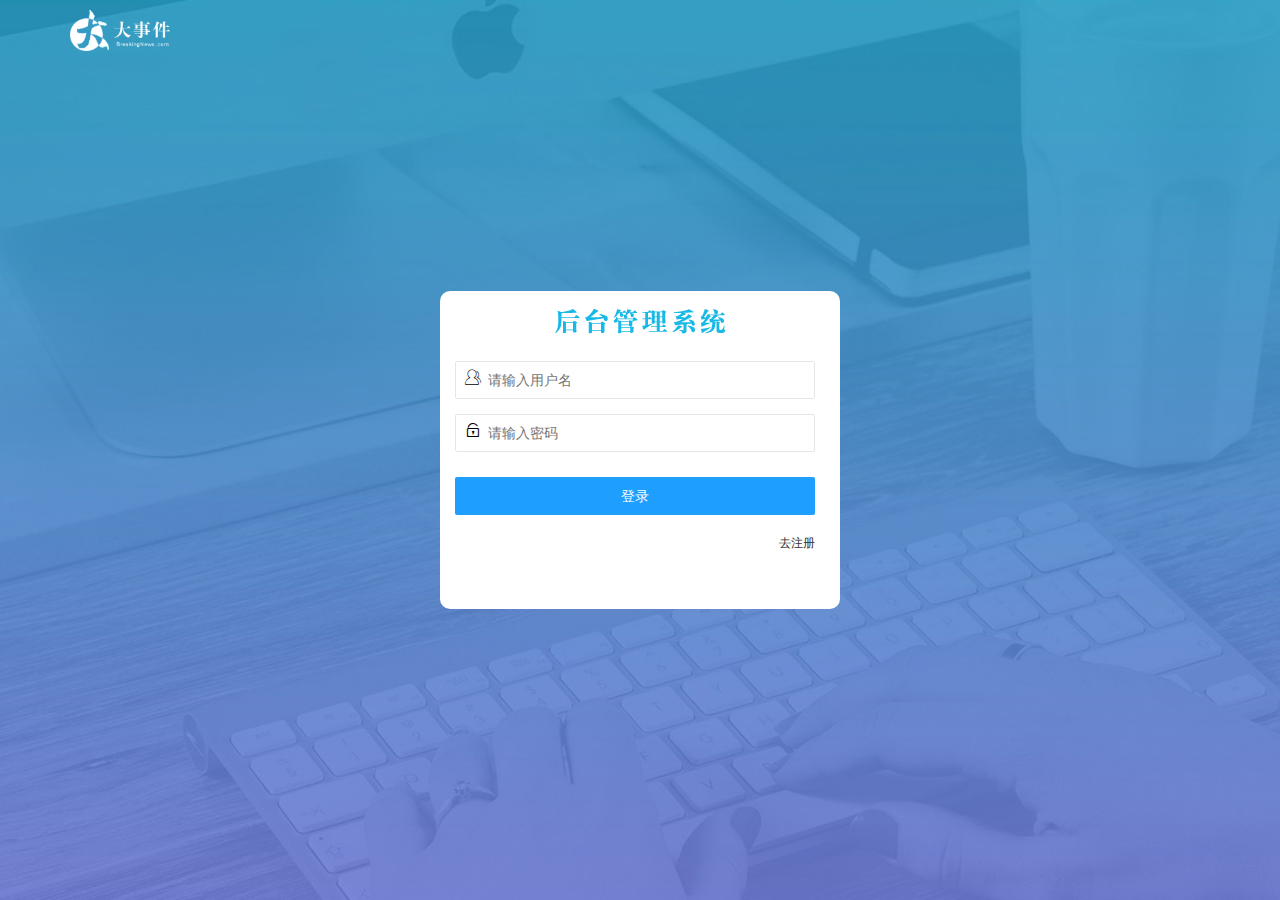
<file: login.html>
<!DOCTYPE html>
<html lang="en">
<head>
    <meta charset="UTF-8">
    <meta http-equiv="X-UA-Compatible" content="IE=edge">
    <meta name="viewport" content="width=device-width, initial-scale=1.0">
    <title>大事件登录/注册</title>
    <link rel="stylesheet" href="./assets/lib/layui/css/layui.css">
    <link rel="stylesheet" href="./assets/css/login .css">
</head>
<body>
     <div class="logo layui-main">
        <img src="/assets/images/logo.png" alt="">
     </div>
     <div class="LoginForm">
        <div class="title">

        </div>
        <!-- 登录界面 -->
        <div id="login">
            <form  class="layui-form" id="form_login">
                <!-- 用户名 -->
                <div class="layui-form-item i"> 
                    <i class="layui-icon layui-icon-user"></i> 
                    <input type="text" name="username" required lay-verify="required" placeholder="请输入用户名" autocomplete="off" class="layui-input input inner">
                </div>  
                <!-- 密码 -->
                <div class="layui-form-item i">
                    <i class="layui-icon layui-icon-password"></i>
                    <!-- &#xe673; -->
                    <input type="password" name="password" required lay-verify="required|pwd" placeholder="请输入密码" autocomplete="off" class="layui-input input inner">    
                </div>
                <!-- 登录按钮 -->
                <button  class="layui-btn layui-btn-fluid input layui-btn-normal" lay-submit >登录</button>
            </form>
            <div class="move input">
                <a href="javascript:;" id="link">去注册</a>
            </div>
            
        </div>
        <!-- 注册界面 -->
        <div style="display: none;" id="login2">
            <form  class="layui-form" id="form_login">
                <!-- 用户名 -->
                <div class="layui-form-item i"> 
                    <i class="layui-icon layui-icon-user"></i> 
                    <input type="text" name="username" required lay-verify="required" placeholder="请输入用户名" autocomplete="off" class="layui-input input inner">
                </div>  
                <!-- 密码 -->
                <div class="layui-form-item i">
                    <i class="layui-icon layui-icon-password"></i>
                    <!-- &#xe673; -->
                    <input type="password" name="password" required lay-verify="required|pwd" placeholder="请输入密码" autocomplete="off" class="layui-input input inner">    
                </div>
                <!-- 再次输入密码 -->
                <div class="layui-form-item i">
                    <i class="layui-icon layui-icon-password"></i>
                    <!-- &#xe673; -->
                    <input type="password" name="title" required lay-verify="required|pwd|repwd" placeholder="请输入密码" autocomplete="off" class="layui-input input inner">    
                </div>
                <!-- 登录按钮 -->
                <button class="layui-btn layui-btn-fluid layui-btn-normal input" lay-submit>注册</button>
            </form>
            <div class="move input">
                <a href="javascript:;">去登录</a>
            </div>
        </div>
     </div>
     <script src="/assets/lib/layui/layui.all.js"></script>
     <script src="./assets/lib/jquery.js"></script>
     <script src="./assets/js/baseAPI.js"></script>
     <script src="./assets/js/login.js"></script>
</body>
</html>
</file>
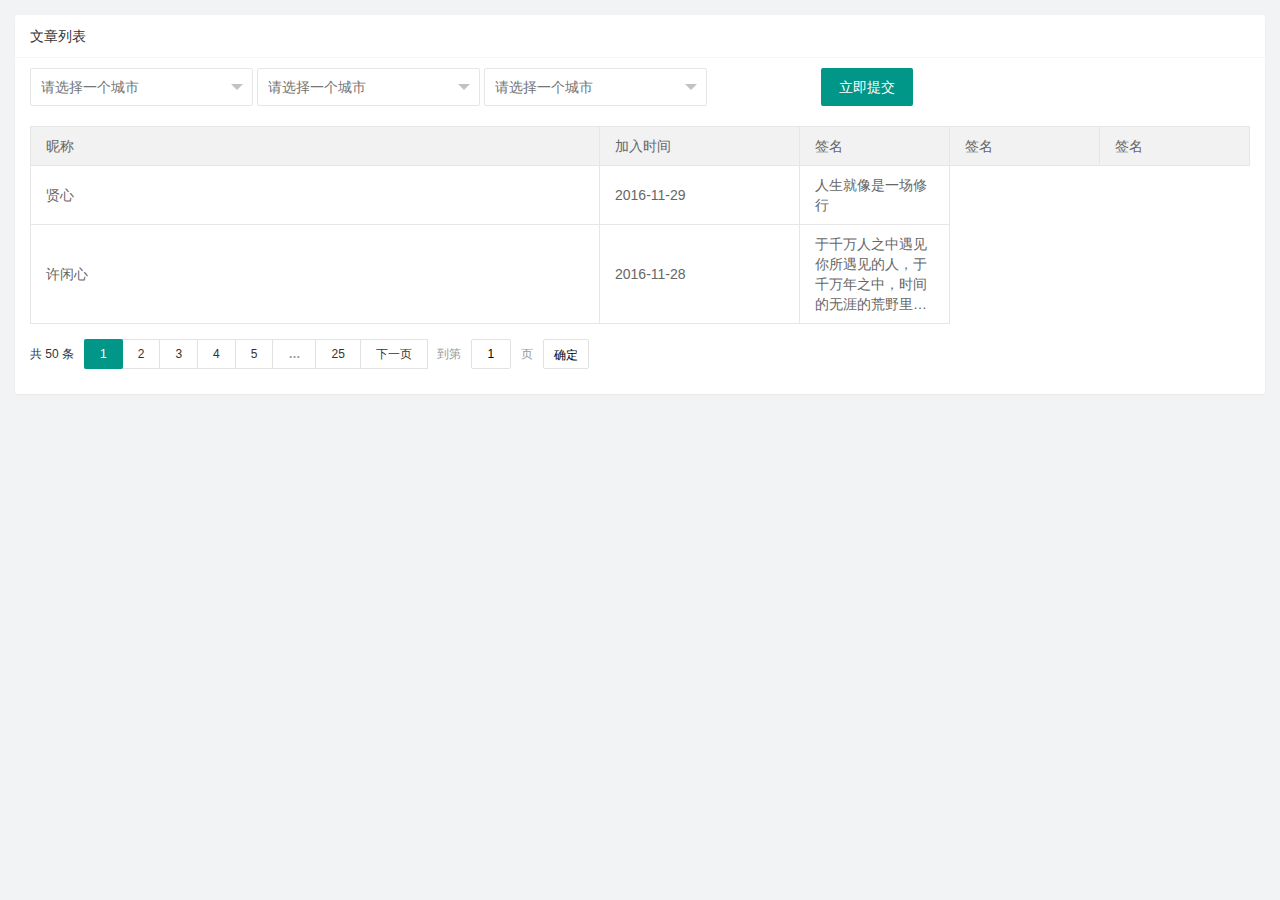
<file: article/art.list.html>
<!DOCTYPE html>
<html lang="en">
<head>
    <meta charset="UTF-8">
    <meta http-equiv="X-UA-Compatible" content="IE=edge">
    <meta name="viewport" content="width=device-width, initial-scale=1.0">
    <title>文章列表</title>
    <link rel="stylesheet" href="/assets/lib/layui/css/layui.css">
    <link rel="stylesheet" href="/assets/css/article/art.list.css">
</head>
<body>
    <div class="layui-card">
        <div class="layui-card-header">文章列表</div>
        <div class="layui-card-body">
          <!-- 筛选区域 -->
          <form class="layui-form" action="">
            <div class="layui-form-item layui-input-inline">
                <select name="city" lay-verify="">
                    <option value="">请选择一个城市</option>
                    <option value="010">北京</option>
                    <option value="021">上海</option>
                    <option value="0571">杭州</option>
                </select>     
            </div>
            <div class="layui-form-item layui-input-inline">
                <select name="city" lay-verify="">
                    <option value="">请选择一个城市</option>
                    <option value="010">北京</option>
                    <option value="021">上海</option>
                    <option value="0571">杭州</option>
                </select>     
            </div>
            <div class="layui-form-item layui-input-inline">
                <select name="city" lay-verify="">
                    <option value="">请选择一个城市</option>
                    <option value="010">北京</option>
                    <option value="021">上海</option>
                    <option value="0571">杭州</option>
                </select>     
            </div>
            <div class="layui-form-item layui-input-inline">
                <div class="layui-input-block">
                  <button class="layui-btn" lay-submit lay-filter="formDemo">立即提交</button>

                </div>
              </div>
         </form>
          <!-- 列表区域 -->
          <table class="layui-table">
            <colgroup>
              <col >
              <col width="200">
              <col width="150">
              <col width="150">
              <col width="150">
              <col>
            </colgroup>
            <thead>
              <tr>
                <th>昵称</th>
                <th>加入时间</th>
                <th>签名</th>
                <th>签名</th>
                <th>签名</th>
              </tr> 
            </thead>
            <tbody>
              <tr>
                <td>贤心</td>
                <td>2016-11-29</td>
                <td>人生就像是一场修行</td>
              </tr>
              <tr>
                <td>许闲心</td>
                <td>2016-11-28</td>
                <td>于千万人之中遇见你所遇见的人，于千万年之中，时间的无涯的荒野里…</td>
              </tr>
            </tbody>
          </table>
          <!-- 分页区域 -->
          <div id="pagefenye"></div>
        </div>
      </div>
    <script src="/assets/lib/layui/layui.all.js"></script>
    <script src="/assets/lib/jquery.js"></script>
    <script src="/assets/js/baseAPI.js"></script>
    <script src="/assets/js/art.list.js"></script>
</body>
</html>
</file>
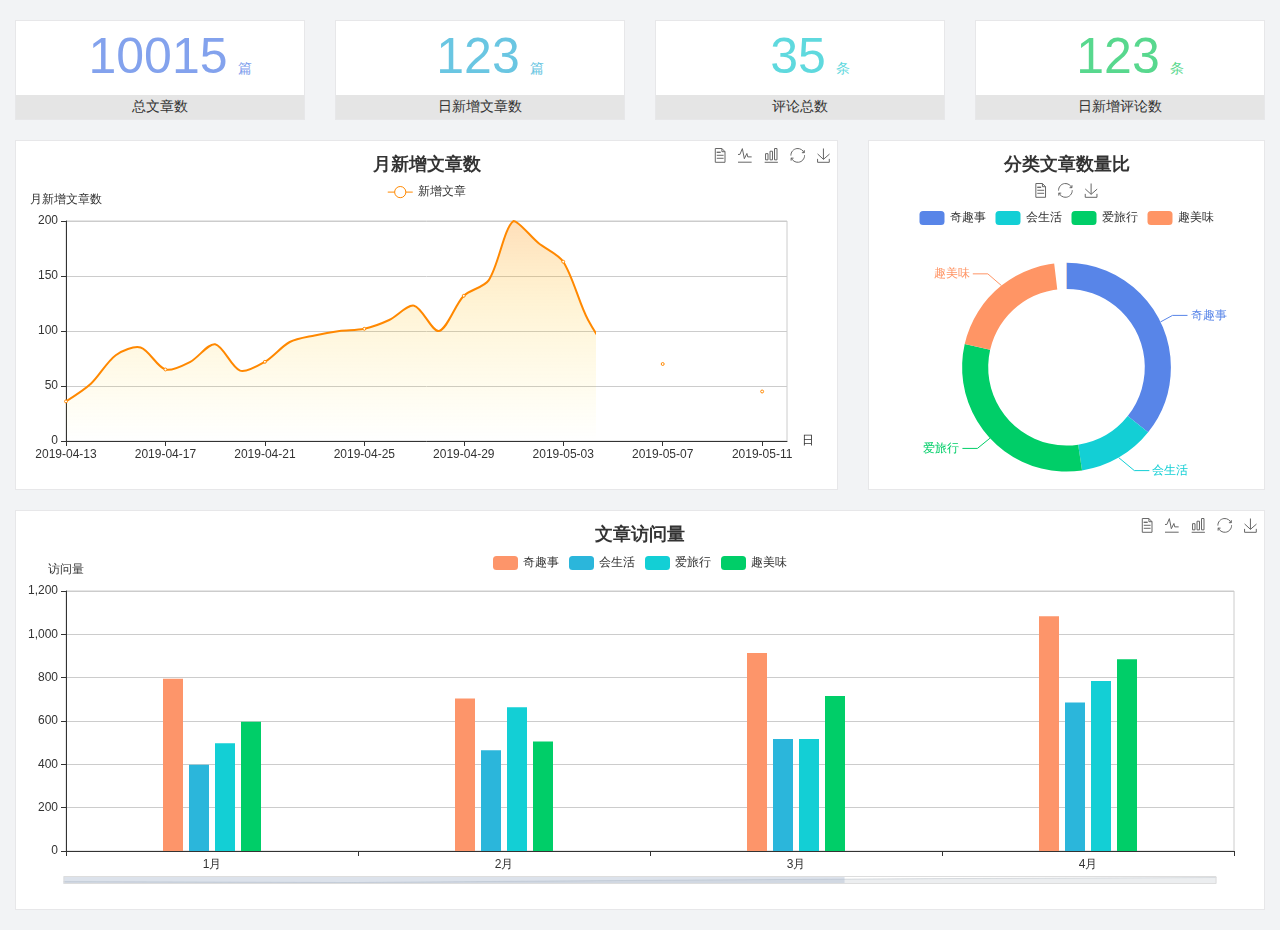
<file: home/dashboard.html>
<!DOCTYPE html>
<html lang="en">

<head>
  <meta charset="UTF-8">
  <meta name="viewport" content="width=device-width, initial-scale=1.0">
  <meta http-equiv="X-UA-Compatible" content="ie=edge">
  <title>图表统计</title>
  <link rel="stylesheet" href="../../assets/lib/bootstrap.css" />
  <link rel="stylesheet" href="../../assets/lib/main.css" />
  <script src="../../assets/lib/jquery.js"></script>
  <script type="text/javascript" src="../../assets/lib/echarts.min.js"></script>
</head>

<body>
  <div class="container-fluid">
    <div class="row spannel_list">
      <div class="col-sm-3 col-xs-6">
        <div class="spannel">
          <em>10015</em><span>篇</span>
          <b>总文章数</b>
        </div>
      </div>
      <div class="col-sm-3 col-xs-6">
        <div class="spannel scolor01">
          <em>123</em><span>篇</span>
          <b>日新增文章数</b>
        </div>
      </div>
      <div class="col-sm-3 col-xs-6">
        <div class="spannel scolor02">
          <em>35</em><span>条</span>
          <b>评论总数</b>
        </div>
      </div>
      <div class="col-sm-3 col-xs-6">
        <div class="spannel scolor03">
          <em>123</em><span>条</span>
          <b>日新增评论数</b>
        </div>
      </div>
    </div>
  </div>

  <div class="container-fluid">
    <div class="row curve-pie">
      <div class="col-lg-8 col-md-8">
        <div class="gragh_pannel" id="curve_show"></div>
      </div>
      <div class="col-lg-4 col-md-4">
        <div class="gragh_pannel" id="pie_show"></div>
      </div>
    </div>
  </div>

  <div class="container-fluid">
    <div class="column_pannel" id="column_show"></div>
  </div>

  <script>
    var oChart = echarts.init(document.getElementById('curve_show'));
    var aList_all = [
      { 'count': 36, 'date': '2019-04-13' },
      { 'count': 52, 'date': '2019-04-14' },
      { 'count': 78, 'date': '2019-04-15' },
      { 'count': 85, 'date': '2019-04-16' },
      { 'count': 65, 'date': '2019-04-17' },
      { 'count': 72, 'date': '2019-04-18' },
      { 'count': 88, 'date': '2019-04-19' },
      { 'count': 64, 'date': '2019-04-20' },
      { 'count': 72, 'date': '2019-04-21' },
      { 'count': 90, 'date': '2019-04-22' },
      { 'count': 96, 'date': '2019-04-23' },
      { 'count': 100, 'date': '2019-04-24' },
      { 'count': 102, 'date': '2019-04-25' },
      { 'count': 110, 'date': '2019-04-26' },
      { 'count': 123, 'date': '2019-04-27' },
      { 'count': 100, 'date': '2019-04-28' },
      { 'count': 132, 'date': '2019-04-29' },
      { 'count': 146, 'date': '2019-04-30' },
      { 'count': 200, 'date': '2019-05-01' },
      { 'count': 180, 'date': '2019-05-02' },
      { 'count': 163, 'date': '2019-05-03' },
      { 'count': 110, 'date': '2019-05-04' },
      { 'count': 80, 'date': '2019-05-05' },
      { 'count': 82, 'date': '2019-05-06' },
      { 'count': 70, 'date': '2019-05-07' },
      { 'count': 65, 'date': '2019-05-08' },
      { 'count': 54, 'date': '2019-05-09' },
      { 'count': 40, 'date': '2019-05-10' },
      { 'count': 45, 'date': '2019-05-11' },
      { 'count': 38, 'date': '2019-05-12' },
    ];

    let aCount = [];
    let aDate = [];

    for (var i = 0; i < aList_all.length; i++) {
      aCount.push(aList_all[i].count);
      aDate.push(aList_all[i].date);
    }

    var chartopt = {
      title: {
        text: '月新增文章数',
        left: 'center',
        top: '10'
      },
      tooltip: {
        trigger: 'axis'
      },
      legend: {
        data: ['新增文章'],
        top: '40'
      },
      toolbox: {
        show: true,
        feature: {
          mark: { show: true },
          dataView: { show: true, readOnly: false },
          magicType: { show: true, type: ['line', 'bar'] },
          restore: { show: true },
          saveAsImage: { show: true }
        }
      },
      calculable: true,
      xAxis: [
        {
          name: '日',
          type: 'category',
          boundaryGap: false,
          data: aDate
        }
      ],
      yAxis: [
        {
          name: '月新增文章数',
          type: 'value'
        }
      ],
      series: [
        {
          name: '新增文章',
          type: 'line',
          smooth: true,
          itemStyle: { normal: { areaStyle: { type: 'default' }, color: '#f80' }, lineStyle: { color: '#f80' } },
          data: aCount
        }],
      areaStyle: {
        normal: {
          color: new echarts.graphic.LinearGradient(0, 0, 0, 1, [{
            offset: 0,
            color: 'rgba(255,136,0,0.39)'
          }, {
            offset: .34,
            color: 'rgba(255,180,0,0.25)'
          }, {
            offset: 1,
            color: 'rgba(255,222,0,0.00)'
          }])

        }
      },
      grid: {
        show: true,
        x: 50,
        x2: 50,
        y: 80,
        height: 220
      }
    };

    oChart.setOption(chartopt);


    var oPie = echarts.init(document.getElementById('pie_show'));
    var oPieopt =
    {
      title: {
        top: 10,
        text: '分类文章数量比',
        x: 'center'
      },
      tooltip: {
        trigger: 'item',
        formatter: "{a} <br/>{b} : {c} ({d}%)"
      },
      color: ['#5885e8', '#13cfd5', '#00ce68', '#ff9565'],
      legend: {
        x: 'center',
        top: 65,
        data: ['奇趣事', '会生活', '爱旅行', '趣美味']
      },
      toolbox: {
        show: true,
        x: 'center',
        top: 35,
        feature: {
          mark: { show: true },
          dataView: { show: true, readOnly: false },
          magicType: {
            show: true,
            type: ['pie', 'funnel'],
            option: {
              funnel: {
                x: '25%',
                width: '50%',
                funnelAlign: 'left',
                max: 1548
              }
            }
          },
          restore: { show: true },
          saveAsImage: { show: true }
        }
      },
      calculable: true,
      series: [
        {
          name: '访问来源',
          type: 'pie',
          radius: ['45%', '60%'],
          center: ['50%', '65%'],
          data: [
            { value: 300, name: '奇趣事' },
            { value: 100, name: '会生活' },
            { value: 260, name: '爱旅行' },
            { value: 180, name: '趣美味' }
          ]
        }
      ]
    };
    oPie.setOption(oPieopt);



    var oColumn = this.echarts.init(document.getElementById('column_show'));
    var oColumnopt =
    {
      title: {
        text: '文章访问量',
        left: 'center',
        top: '10'
      },
      tooltip: {
        trigger: 'axis'
      },
      legend: {
        data: ['奇趣事', '会生活', '爱旅行', '趣美味'],
        top: '40'
      },
      toolbox: {
        show: true,
        feature: {
          mark: { show: true },
          dataView: { show: true, readOnly: false },
          magicType: { show: true, type: ['line', 'bar'] },
          restore: { show: true },
          saveAsImage: { show: true }
        }
      },
      calculable: true,
      xAxis: [
        {
          type: 'category',
          data: ['1月', '2月', '3月', '4月', '5月']
        }
      ],
      yAxis: [
        {
          name: '访问量',
          type: 'value'
        }
      ],
      series: [
        {
          name: '奇趣事',
          type: 'bar',
          barWidth: 20,
          itemStyle: {
            normal: { areaStyle: { type: 'default' }, color: '#fd956a' }
          },
          data: [800, 708, 920, 1090, 1200]
        },
        {
          name: '会生活',
          type: 'bar',
          barWidth: 20,
          itemStyle: {
            normal: { areaStyle: { type: 'default' }, color: '#2bb6db' }
          },
          data: [400, 468, 520, 690, 800]
        },
        {
          name: '爱旅行',
          type: 'bar',
          barWidth: 20,
          itemStyle: {
            normal: { areaStyle: { type: 'default' }, color: '#13cfd5' }
          },
          data: [500, 668, 520, 790, 900]
        },
        {
          name: '趣美味',
          type: 'bar',
          barWidth: 20,
          itemStyle: {
            normal: { areaStyle: { type: 'default' }, color: '#00ce68' }
          },
          data: [600, 508, 720, 890, 1000]
        }
      ],
      grid: {
        show: true,
        x: 50,
        x2: 30,
        y: 80,
        height: 260
      },
      dataZoom: [//给x轴设置滚动条
        {
          start: 0,//默认为0
          end: 100 - 1000 / 31,//默认为100
          type: 'slider',
          show: true,
          xAxisIndex: [0],
          handleSize: 0,//滑动条的 左右2个滑动条的大小
          height: 8,//组件高度
          left: 45, //左边的距离
          right: 50,//右边的距离
          bottom: 26,//右边的距离
          handleColor: '#ddd',//h滑动图标的颜色
          handleStyle: {
            borderColor: "#cacaca",
            borderWidth: "1",
            shadowBlur: 2,
            background: "#ddd",
            shadowColor: "#ddd",
          }
        }]
    };
    oColumn.setOption(oColumnopt);
  </script>
</body>

</html>
</file>
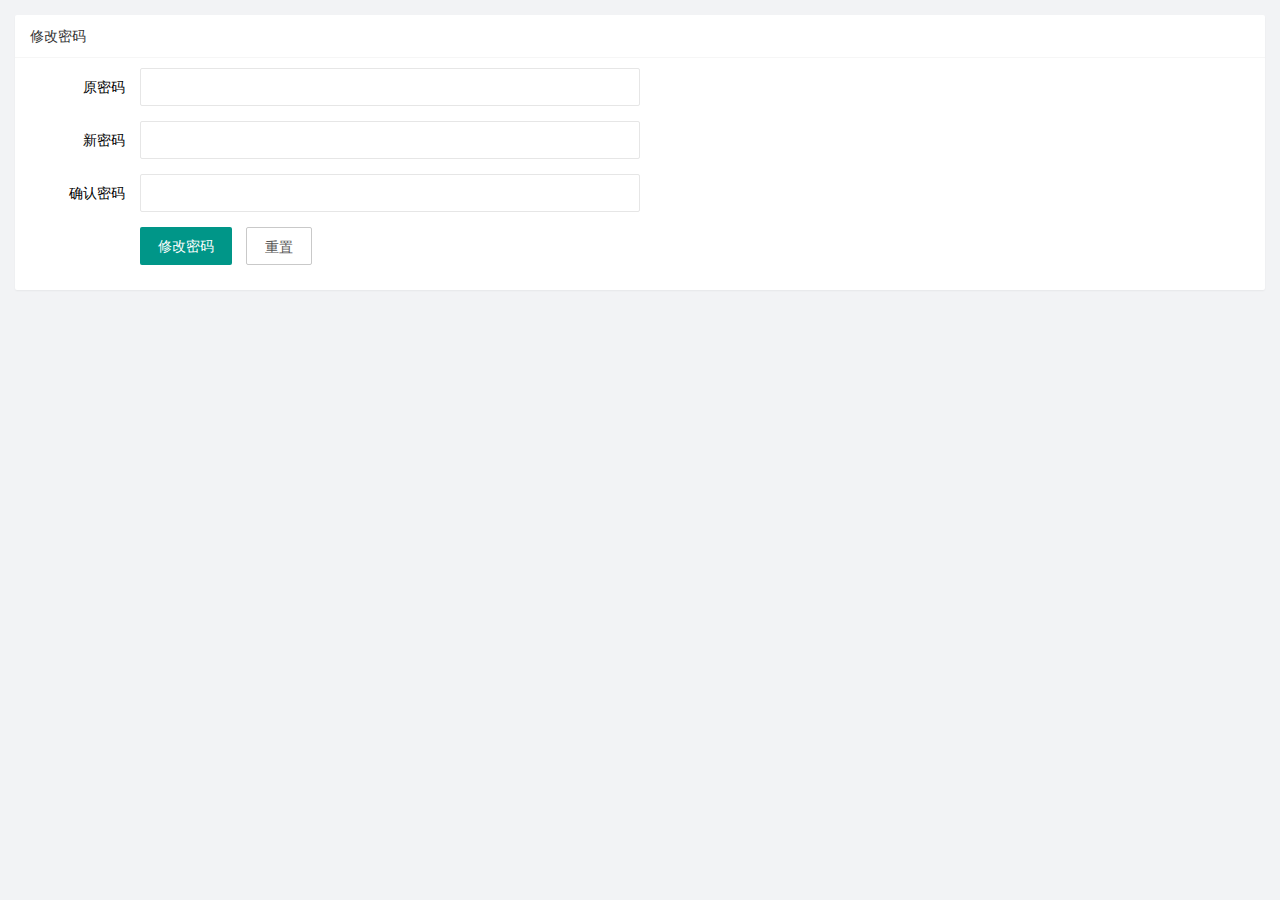
<file: user/password.info.html>
<!DOCTYPE html>
<html lang="en">
<head>
    <meta charset="UTF-8">
    <meta http-equiv="X-UA-Compatible" content="IE=edge">
    <meta name="viewport" content="width=device-width, initial-scale=1.0">
    <title>修改密码</title>
    <link rel="stylesheet" href="/assets/lib/layui/css/layui.css">
    <link rel="stylesheet" href="/assets/css/user/password.info.css">
</head>
<body>
    <!-- 卡片面板 -->
    <div>
        <div class="layui-card">
            <div class="layui-card-header">修改密码</div>
            <div class="layui-card-body">
                <!-- 密码 -->
                <form class="layui-form" action="">
                    <!-- 原密码 -->
                    <div class="layui-form-item">
                      <label class="layui-form-label">原密码</label>
                      <div class="layui-input-block">
                        <input type="password" name="oldPwd" required  lay-verify="required|pass"  autocomplete="off" class="layui-input password">
                      </div>
                    </div>
                    <!-- 新密码 -->
                    <div class="layui-form-item">
                      <label class="layui-form-label">新密码</label>
                      <div class="layui-input-block">
                        <input type="password" name="newPwd" required  lay-verify="required|pass|pwd2"  autocomplete="off" class="layui-input" id="pwd">
                      </div>
                    </div>
                    <!-- 确认密码 -->
                    <div class="layui-form-item">
                        <label class="layui-form-label">确认密码</label>
                        <div class="layui-input-block">
                          <input type="password" name="title" required  lay-verify="required|pass|pwd3"  autocomplete="off" class="layui-input">
                        </div>
                    </div>
                    <!-- 按钮 -->
                    <div class="layui-form-item">
                        <div class="layui-input-block">
                          <button class="layui-btn" lay-submit lay-filter="formDemo">修改密码</button>
                          <button type="reset" class="layui-btn layui-btn-primary">重置</button>
                        </div>
                    </div>
                </form>
            </div>
          </div>
    </div>
    <script src="/assets/lib/layui/layui.all.js"></script>
    <script src="/assets/lib/jquery.js"></script>
    <script src="/assets/js/baseAPI.js"></script>
    <script src="/assets/js/password.info.js"></script>
</body>
</html>
</file>
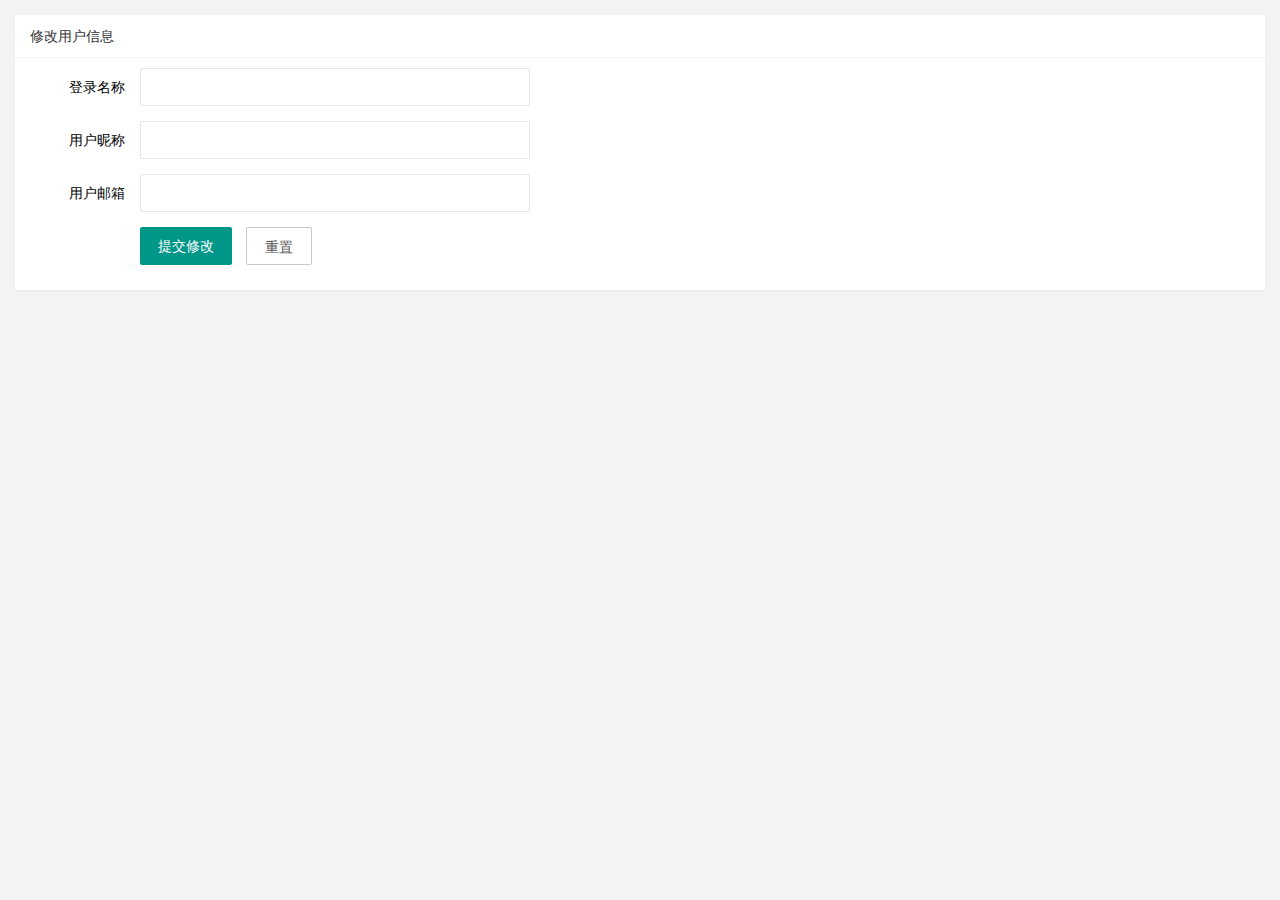
<file: user/user.info.html>
<!DOCTYPE html>
<html lang="en">
<head>
    <meta charset="UTF-8">
    <meta http-equiv="X-UA-Compatible" content="IE=edge">
    <meta name="viewport" content="width=device-width, initial-scale=1.0">
    <title>用户修改</title>
    <link rel="stylesheet" href="/assets/lib/layui/css/layui.css">
    <link rel="stylesheet" href="/assets/css/user/user.info.css">
</head>
<body>
    <!-- 卡片面板 -->
    <div class="layui-card">
        <div class="layui-card-header">修改用户信息</div>
        <div class="layui-card-body">
            <!-- 表单区域 -->
            <form class="layui-form" lay-filter="userform" >
                <!-- 隐藏域 -->
                <input type="hidden" name="id" val="">
                <!-- 登录名称 -->
                <div class="layui-form-item">
                  <label class="layui-form-label">登录名称</label>
                  <div class="layui-input-block">
                    <input type="text" name="username" required  lay-verify="required"  autocomplete="off" class="layui-input" readonly>
                  </div>
                </div>
                <!-- 用户昵称 -->
                <div class="layui-form-item">
                    <label class="layui-form-label">用户昵称</label>
                    <div class="layui-input-block">
                      <input type="text" name="nickname" required  lay-verify="required|nickname"  autocomplete="off" class="layui-input">
                    </div>
                  </div>
                  <!-- 用户邮箱 -->
                <div class="layui-form-item">
                    <label class="layui-form-label">用户邮箱</label>
                    <div class="layui-input-block">
                      <input type="text" name="email" required  lay-verify="required|email"  autocomplete="off" class="layui-input">
                    </div>
                  </div>
                  <!-- 按钮 -->
                  <div class="layui-form-item">
                    <div class="layui-input-block">
                      <button class="layui-btn" lay-submit lay-filter="formDemo">提交修改</button>
                      <button type="reset" class="layui-btn layui-btn-primary" id="btnReset">重置</button>
                    </div>
                  </div>
            </form>
        </div> 
      </div>
      <script src="/assets/lib/layui/layui.all.js"></script>
      <script src="/assets/lib/jquery.js"></script>
      <script src="/assets/js/baseAPI.js"></script>
      <script src="/assets/js/user.info.js"></script> 
</body>
</html>
</file>
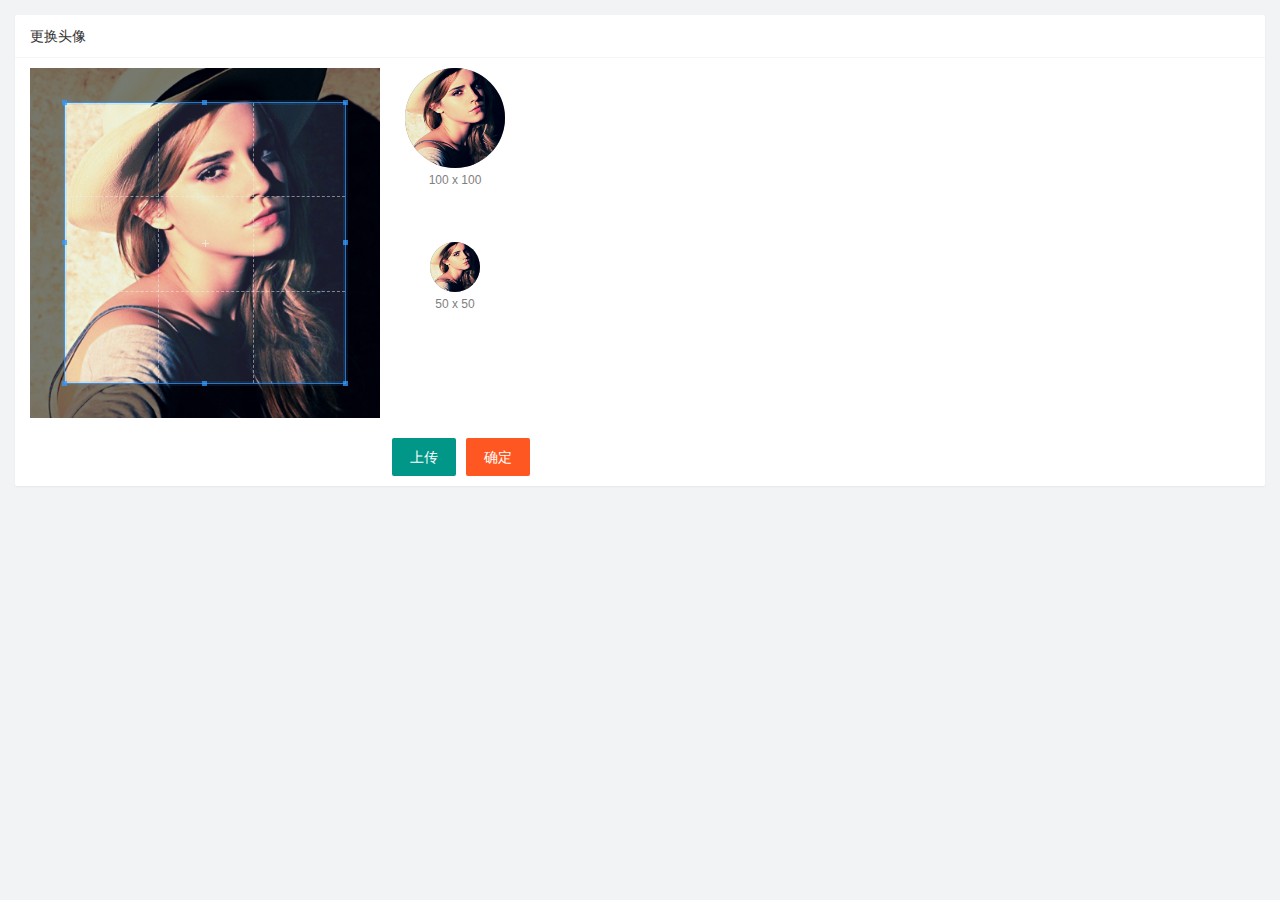
<file: user/user.touxiang.html>
<!DOCTYPE html>
<html lang="en">
<head>
    <meta charset="UTF-8">
    <meta http-equiv="X-UA-Compatible" content="IE=edge">
    <meta name="viewport" content="width=device-width, initial-scale=1.0">
    <title>修改用户头像</title>
    <link rel="stylesheet" href="/assets/lib/layui/css/layui.css">
    <link rel="stylesheet" href="/assets/lib/cropper/cropper.css" />
    <link rel="stylesheet" href="/assets/css/user/user.touxiang.css">
</head>
<body>
    <div class="layui-card">
        <div class="layui-card-header">更换头像</div>
        <div class="layui-card-body">
            <div class="row1">
                <!-- 图片裁剪区域 -->
                <div class="cropper-box">
                  <!-- 这个 img 标签很重要，将来会把它初始化为裁剪区域 -->
                  <img id="image" src="/assets/images/sample.jpg" />
                </div>
                <!-- 图片的预览区域 -->
                <div class="preview-box">
                  <div>
                    <!-- 宽高为 100px 的预览区域 -->
                    <div class="img-preview w100"></div>
                    <p class="size">100 x 100</p>
                  </div>
                  <div>
                    <!-- 宽高为 50px 的预览区域 -->
                    <div class="img-preview w50"></div>
                    <p class="size">50 x 50</p>
                  </div>
                </div>
              </div>
            
              <!-- 第二行的按钮区域 -->
              <div class="row2">
                <!-- 通过accept属性，可以指定，允许用户选择什么样类型的文件 -->
                <input type="file" name="file" style="display: none;" accept="image/png,image/jpeg" id="inp">
                <button type="button" class="layui-btn" id="btn-push">上传</button>
                <button  class="layui-btn layui-btn-danger" id="btnLoad">确定</button>
              </div>
        </div>
      </div>
    <script src="/assets/lib/layui/layui.all.js"></script>
    <script src="/assets/lib/jquery.js"></script>
    <script src="/assets/lib/cropper/Cropper.js"></script>
    <script src="/assets/lib/cropper/jquery-cropper.js"></script>
    <script src="/assets/js/baseAPI.js"></script>
    <script src="/assets/js/user.touxiang.js"></script>
</body>
</html>
</file>
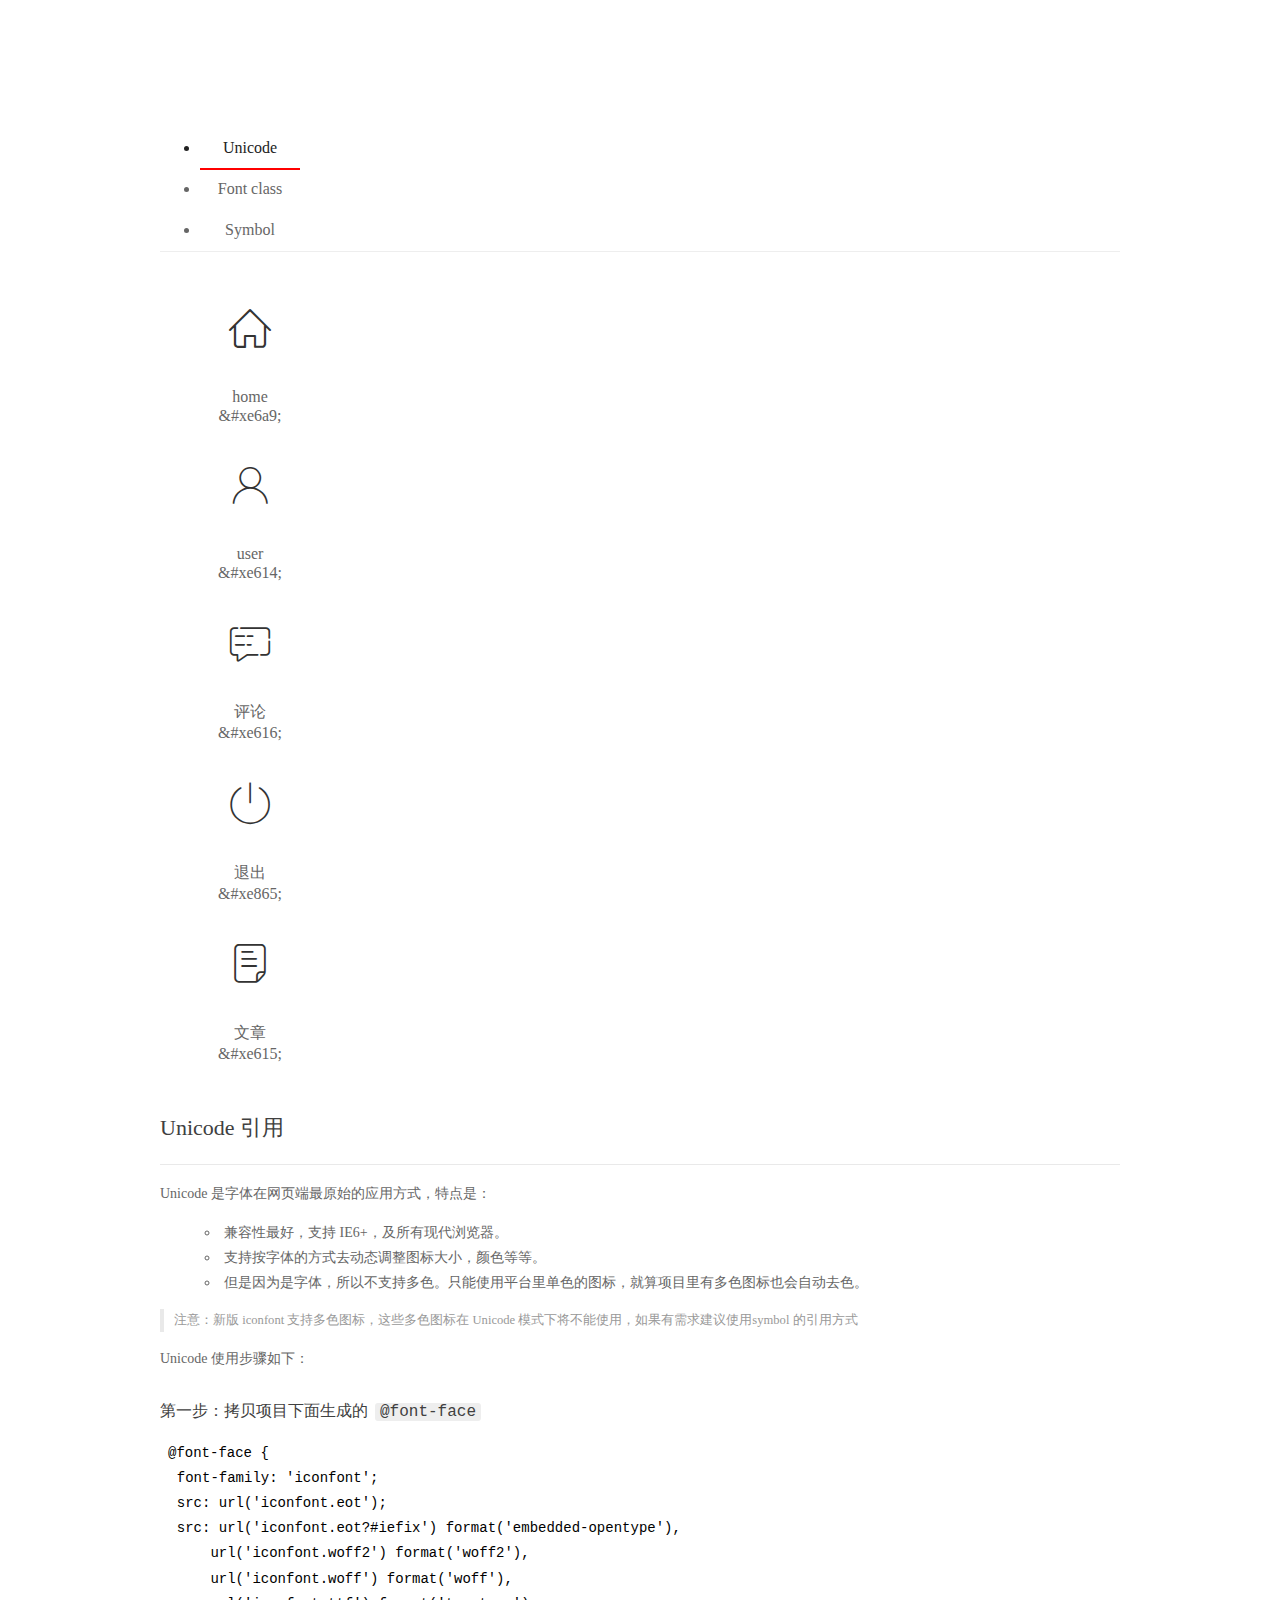
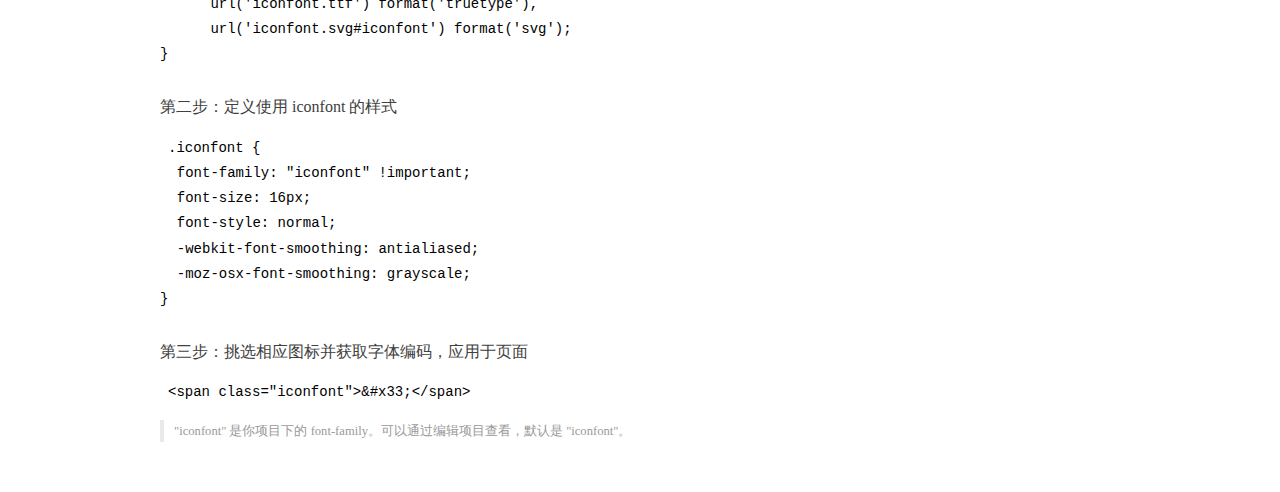
<file: assets/fonts/demo_index.html>
<!DOCTYPE html>
<html>
<head>
  <meta charset="utf-8"/>
  <title>IconFont Demo</title>
  <link rel="shortcut icon" href="https://gtms04.alicdn.com/tps/i4/TB1_oz6GVXXXXaFXpXXJDFnIXXX-64-64.ico" type="image/x-icon"/>
  <link rel="stylesheet" href="https://g.alicdn.com/thx/cube/1.3.2/cube.min.css">
  <link rel="stylesheet" href="demo.css">
  <link rel="stylesheet" href="iconfont.css">
  <script src="iconfont.js"></script>
  <!-- jQuery -->
  <script src="https://a1.alicdn.com/oss/uploads/2018/12/26/7bfddb60-08e8-11e9-9b04-53e73bb6408b.js"></script>
  <!-- 代码高亮 -->
  <script src="https://a1.alicdn.com/oss/uploads/2018/12/26/a3f714d0-08e6-11e9-8a15-ebf944d7534c.js"></script>
</head>
<body>
  <div class="main">
    <h1 class="logo"><a href="https://www.iconfont.cn/" title="iconfont 首页" target="_blank">&#xe86b;</a></h1>
    <div class="nav-tabs">
      <ul id="tabs" class="dib-box">
        <li class="dib active"><span>Unicode</span></li>
        <li class="dib"><span>Font class</span></li>
        <li class="dib"><span>Symbol</span></li>
      </ul>
      
    </div>
    <div class="tab-container">
      <div class="content unicode" style="display: block;">
          <ul class="icon_lists dib-box">
          
            <li class="dib">
              <span class="icon iconfont">&#xe6a9;</span>
                <div class="name">home</div>
                <div class="code-name">&amp;#xe6a9;</div>
              </li>
          
            <li class="dib">
              <span class="icon iconfont">&#xe614;</span>
                <div class="name">user</div>
                <div class="code-name">&amp;#xe614;</div>
              </li>
          
            <li class="dib">
              <span class="icon iconfont">&#xe616;</span>
                <div class="name">评论</div>
                <div class="code-name">&amp;#xe616;</div>
              </li>
          
            <li class="dib">
              <span class="icon iconfont">&#xe865;</span>
                <div class="name">退出</div>
                <div class="code-name">&amp;#xe865;</div>
              </li>
          
            <li class="dib">
              <span class="icon iconfont">&#xe615;</span>
                <div class="name">文章</div>
                <div class="code-name">&amp;#xe615;</div>
              </li>
          
          </ul>
          <div class="article markdown">
          <h2 id="unicode-">Unicode 引用</h2>
          <hr>

          <p>Unicode 是字体在网页端最原始的应用方式，特点是：</p>
          <ul>
            <li>兼容性最好，支持 IE6+，及所有现代浏览器。</li>
            <li>支持按字体的方式去动态调整图标大小，颜色等等。</li>
            <li>但是因为是字体，所以不支持多色。只能使用平台里单色的图标，就算项目里有多色图标也会自动去色。</li>
          </ul>
          <blockquote>
            <p>注意：新版 iconfont 支持多色图标，这些多色图标在 Unicode 模式下将不能使用，如果有需求建议使用symbol 的引用方式</p>
          </blockquote>
          <p>Unicode 使用步骤如下：</p>
          <h3 id="-font-face">第一步：拷贝项目下面生成的 <code>@font-face</code></h3>
<pre><code class="language-css"
>@font-face {
  font-family: 'iconfont';
  src: url('iconfont.eot');
  src: url('iconfont.eot?#iefix') format('embedded-opentype'),
      url('iconfont.woff2') format('woff2'),
      url('iconfont.woff') format('woff'),
      url('iconfont.ttf') format('truetype'),
      url('iconfont.svg#iconfont') format('svg');
}
</code></pre>
          <h3 id="-iconfont-">第二步：定义使用 iconfont 的样式</h3>
<pre><code class="language-css"
>.iconfont {
  font-family: "iconfont" !important;
  font-size: 16px;
  font-style: normal;
  -webkit-font-smoothing: antialiased;
  -moz-osx-font-smoothing: grayscale;
}
</code></pre>
          <h3 id="-">第三步：挑选相应图标并获取字体编码，应用于页面</h3>
<pre>
<code class="language-html"
>&lt;span class="iconfont"&gt;&amp;#x33;&lt;/span&gt;
</code></pre>
          <blockquote>
            <p>"iconfont" 是你项目下的 font-family。可以通过编辑项目查看，默认是 "iconfont"。</p>
          </blockquote>
          </div>
      </div>
      <div class="content font-class">
        <ul class="icon_lists dib-box">
          
          <li class="dib">
            <span class="icon iconfont icon-home"></span>
            <div class="name">
              home
            </div>
            <div class="code-name">.icon-home
            </div>
          </li>
          
          <li class="dib">
            <span class="icon iconfont icon-user"></span>
            <div class="name">
              user
            </div>
            <div class="code-name">.icon-user
            </div>
          </li>
          
          <li class="dib">
            <span class="icon iconfont icon-pinglun"></span>
            <div class="name">
              评论
            </div>
            <div class="code-name">.icon-pinglun
            </div>
          </li>
          
          <li class="dib">
            <span class="icon iconfont icon-tuichu"></span>
            <div class="name">
              退出
            </div>
            <div class="code-name">.icon-tuichu
            </div>
          </li>
          
          <li class="dib">
            <span class="icon iconfont icon-16"></span>
            <div class="name">
              文章
            </div>
            <div class="code-name">.icon-16
            </div>
          </li>
          
        </ul>
        <div class="article markdown">
        <h2 id="font-class-">font-class 引用</h2>
        <hr>

        <p>font-class 是 Unicode 使用方式的一种变种，主要是解决 Unicode 书写不直观，语意不明确的问题。</p>
        <p>与 Unicode 使用方式相比，具有如下特点：</p>
        <ul>
          <li>兼容性良好，支持 IE8+，及所有现代浏览器。</li>
          <li>相比于 Unicode 语意明确，书写更直观。可以很容易分辨这个 icon 是什么。</li>
          <li>因为使用 class 来定义图标，所以当要替换图标时，只需要修改 class 里面的 Unicode 引用。</li>
          <li>不过因为本质上还是使用的字体，所以多色图标还是不支持的。</li>
        </ul>
        <p>使用步骤如下：</p>
        <h3 id="-fontclass-">第一步：引入项目下面生成的 fontclass 代码：</h3>
<pre><code class="language-html">&lt;link rel="stylesheet" href="./iconfont.css"&gt;
</code></pre>
        <h3 id="-">第二步：挑选相应图标并获取类名，应用于页面：</h3>
<pre><code class="language-html">&lt;span class="iconfont icon-xxx"&gt;&lt;/span&gt;
</code></pre>
        <blockquote>
          <p>"
            iconfont" 是你项目下的 font-family。可以通过编辑项目查看，默认是 "iconfont"。</p>
        </blockquote>
      </div>
      </div>
      <div class="content symbol">
          <ul class="icon_lists dib-box">
          
            <li class="dib">
                <svg class="icon svg-icon" aria-hidden="true">
                  <use xlink:href="#icon-home"></use>
                </svg>
                <div class="name">home</div>
                <div class="code-name">#icon-home</div>
            </li>
          
            <li class="dib">
                <svg class="icon svg-icon" aria-hidden="true">
                  <use xlink:href="#icon-user"></use>
                </svg>
                <div class="name">user</div>
                <div class="code-name">#icon-user</div>
            </li>
          
            <li class="dib">
                <svg class="icon svg-icon" aria-hidden="true">
                  <use xlink:href="#icon-pinglun"></use>
                </svg>
                <div class="name">评论</div>
                <div class="code-name">#icon-pinglun</div>
            </li>
          
            <li class="dib">
                <svg class="icon svg-icon" aria-hidden="true">
                  <use xlink:href="#icon-tuichu"></use>
                </svg>
                <div class="name">退出</div>
                <div class="code-name">#icon-tuichu</div>
            </li>
          
            <li class="dib">
                <svg class="icon svg-icon" aria-hidden="true">
                  <use xlink:href="#icon-16"></use>
                </svg>
                <div class="name">文章</div>
                <div class="code-name">#icon-16</div>
            </li>
          
          </ul>
          <div class="article markdown">
          <h2 id="symbol-">Symbol 引用</h2>
          <hr>

          <p>这是一种全新的使用方式，应该说这才是未来的主流，也是平台目前推荐的用法。相关介绍可以参考这篇<a href="">文章</a>
            这种用法其实是做了一个 SVG 的集合，与另外两种相比具有如下特点：</p>
          <ul>
            <li>支持多色图标了，不再受单色限制。</li>
            <li>通过一些技巧，支持像字体那样，通过 <code>font-size</code>, <code>color</code> 来调整样式。</li>
            <li>兼容性较差，支持 IE9+，及现代浏览器。</li>
            <li>浏览器渲染 SVG 的性能一般，还不如 png。</li>
          </ul>
          <p>使用步骤如下：</p>
          <h3 id="-symbol-">第一步：引入项目下面生成的 symbol 代码：</h3>
<pre><code class="language-html">&lt;script src="./iconfont.js"&gt;&lt;/script&gt;
</code></pre>
          <h3 id="-css-">第二步：加入通用 CSS 代码（引入一次就行）：</h3>
<pre><code class="language-html">&lt;style&gt;
.icon {
  width: 1em;
  height: 1em;
  vertical-align: -0.15em;
  fill: currentColor;
  overflow: hidden;
}
&lt;/style&gt;
</code></pre>
          <h3 id="-">第三步：挑选相应图标并获取类名，应用于页面：</h3>
<pre><code class="language-html">&lt;svg class="icon" aria-hidden="true"&gt;
  &lt;use xlink:href="#icon-xxx"&gt;&lt;/use&gt;
&lt;/svg&gt;
</code></pre>
          </div>
      </div>

    </div>
  </div>
  <script>
  $(document).ready(function () {
      $('.tab-container .content:first').show()

      $('#tabs li').click(function (e) {
        var tabContent = $('.tab-container .content')
        var index = $(this).index()

        if ($(this).hasClass('active')) {
          return
        } else {
          $('#tabs li').removeClass('active')
          $(this).addClass('active')

          tabContent.hide().eq(index).fadeIn()
        }
      })
    })
  </script>
</body>
</html>
</file>
<file: assets/lib/layui/css/layui.css>
/** layui-v2.5.5 MIT License By https://www.layui.com */
 .layui-inline,img{display:inline-block;vertical-align:middle}h1,h2,h3,h4,h5,h6{font-weight:400}.layui-edge,.layui-header,.layui-inline,.layui-main{position:relative}.layui-body,.layui-edge,.layui-elip{overflow:hidden}.layui-btn,.layui-edge,.layui-inline,img{vertical-align:middle}.layui-btn,.layui-disabled,.layui-icon,.layui-unselect{-moz-user-select:none;-webkit-user-select:none;-ms-user-select:none}.layui-elip,.layui-form-checkbox span,.layui-form-pane .layui-form-label{text-overflow:ellipsis;white-space:nowrap}.layui-breadcrumb,.layui-tree-btnGroup{visibility:hidden}blockquote,body,button,dd,div,dl,dt,form,h1,h2,h3,h4,h5,h6,input,li,ol,p,pre,td,textarea,th,ul{margin:0;padding:0;-webkit-tap-highlight-color:rgba(0,0,0,0)}a:active,a:hover{outline:0}img{border:none}li{list-style:none}table{border-collapse:collapse;border-spacing:0}h4,h5,h6{font-size:100%}button,input,optgroup,option,select,textarea{font-family:inherit;font-size:inherit;font-style:inherit;font-weight:inherit;outline:0}pre{white-space:pre-wrap;white-space:-moz-pre-wrap;white-space:-pre-wrap;white-space:-o-pre-wrap;word-wrap:break-word}body{line-height:24px;font:14px Helvetica Neue,Helvetica,PingFang SC,Tahoma,Arial,sans-serif}hr{height:1px;margin:10px 0;border:0;clear:both}a{color:#333;text-decoration:none}a:hover{color:#777}a cite{font-style:normal;*cursor:pointer}.layui-border-box,.layui-border-box *{box-sizing:border-box}.layui-box,.layui-box *{box-sizing:content-box}.layui-clear{clear:both;*zoom:1}.layui-clear:after{content:'\20';clear:both;*zoom:1;display:block;height:0}.layui-inline{*display:inline;*zoom:1}.layui-edge{display:inline-block;width:0;height:0;border-width:6px;border-style:dashed;border-color:transparent}.layui-edge-top{top:-4px;border-bottom-color:#999;border-bottom-style:solid}.layui-edge-right{border-left-color:#999;border-left-style:solid}.layui-edge-bottom{top:2px;border-top-color:#999;border-top-style:solid}.layui-edge-left{border-right-color:#999;border-right-style:solid}.layui-disabled,.layui-disabled:hover{color:#d2d2d2!important;cursor:not-allowed!important}.layui-circle{border-radius:100%}.layui-show{display:block!important}.layui-hide{display:none!important}@font-face{font-family:layui-icon;src:url(../font/iconfont.eot?v=250);src:url(../font/iconfont.eot?v=250#iefix) format('embedded-opentype'),url(../font/iconfont.woff2?v=250) format('woff2'),url(../font/iconfont.woff?v=250) format('woff'),url(../font/iconfont.ttf?v=250) format('truetype'),url(../font/iconfont.svg?v=250#layui-icon) format('svg')}.layui-icon{font-family:layui-icon!important;font-size:16px;font-style:normal;-webkit-font-smoothing:antialiased;-moz-osx-font-smoothing:grayscale}.layui-icon-reply-fill:before{content:"\e611"}.layui-icon-set-fill:before{content:"\e614"}.layui-icon-menu-fill:before{content:"\e60f"}.layui-icon-search:before{content:"\e615"}.layui-icon-share:before{content:"\e641"}.layui-icon-set-sm:before{content:"\e620"}.layui-icon-engine:before{content:"\e628"}.layui-icon-close:before{content:"\1006"}.layui-icon-close-fill:before{content:"\1007"}.layui-icon-chart-screen:before{content:"\e629"}.layui-icon-star:before{content:"\e600"}.layui-icon-circle-dot:before{content:"\e617"}.layui-icon-chat:before{content:"\e606"}.layui-icon-release:before{content:"\e609"}.layui-icon-list:before{content:"\e60a"}.layui-icon-chart:before{content:"\e62c"}.layui-icon-ok-circle:before{content:"\1005"}.layui-icon-layim-theme:before{content:"\e61b"}.layui-icon-table:before{content:"\e62d"}.layui-icon-right:before{content:"\e602"}.layui-icon-left:before{content:"\e603"}.layui-icon-cart-simple:before{content:"\e698"}.layui-icon-face-cry:before{content:"\e69c"}.layui-icon-face-smile:before{content:"\e6af"}.layui-icon-survey:before{content:"\e6b2"}.layui-icon-tree:before{content:"\e62e"}.layui-icon-upload-circle:before{content:"\e62f"}.layui-icon-add-circle:before{content:"\e61f"}.layui-icon-download-circle:before{content:"\e601"}.layui-icon-templeate-1:before{content:"\e630"}.layui-icon-util:before{content:"\e631"}.layui-icon-face-surprised:before{content:"\e664"}.layui-icon-edit:before{content:"\e642"}.layui-icon-speaker:before{content:"\e645"}.layui-icon-down:before{content:"\e61a"}.layui-icon-file:before{content:"\e621"}.layui-icon-layouts:before{content:"\e632"}.layui-icon-rate-half:before{content:"\e6c9"}.layui-icon-add-circle-fine:before{content:"\e608"}.layui-icon-prev-circle:before{content:"\e633"}.layui-icon-read:before{content:"\e705"}.layui-icon-404:before{content:"\e61c"}.layui-icon-carousel:before{content:"\e634"}.layui-icon-help:before{content:"\e607"}.layui-icon-code-circle:before{content:"\e635"}.layui-icon-water:before{content:"\e636"}.layui-icon-username:before{content:"\e66f"}.layui-icon-find-fill:before{content:"\e670"}.layui-icon-about:before{content:"\e60b"}.layui-icon-location:before{content:"\e715"}.layui-icon-up:before{content:"\e619"}.layui-icon-pause:before{content:"\e651"}.layui-icon-date:before{content:"\e637"}.layui-icon-layim-uploadfile:before{content:"\e61d"}.layui-icon-delete:before{content:"\e640"}.layui-icon-play:before{content:"\e652"}.layui-icon-top:before{content:"\e604"}.layui-icon-friends:before{content:"\e612"}.layui-icon-refresh-3:before{content:"\e9aa"}.layui-icon-ok:before{content:"\e605"}.layui-icon-layer:before{content:"\e638"}.layui-icon-face-smile-fine:before{content:"\e60c"}.layui-icon-dollar:before{content:"\e659"}.layui-icon-group:before{content:"\e613"}.layui-icon-layim-download:before{content:"\e61e"}.layui-icon-picture-fine:before{content:"\e60d"}.layui-icon-link:before{content:"\e64c"}.layui-icon-diamond:before{content:"\e735"}.layui-icon-log:before{content:"\e60e"}.layui-icon-rate-solid:before{content:"\e67a"}.layui-icon-fonts-del:before{content:"\e64f"}.layui-icon-unlink:before{content:"\e64d"}.layui-icon-fonts-clear:before{content:"\e639"}.layui-icon-triangle-r:before{content:"\e623"}.layui-icon-circle:before{content:"\e63f"}.layui-icon-radio:before{content:"\e643"}.layui-icon-align-center:before{content:"\e647"}.layui-icon-align-right:before{content:"\e648"}.layui-icon-align-left:before{content:"\e649"}.layui-icon-loading-1:before{content:"\e63e"}.layui-icon-return:before{content:"\e65c"}.layui-icon-fonts-strong:before{content:"\e62b"}.layui-icon-upload:before{content:"\e67c"}.layui-icon-dialogue:before{content:"\e63a"}.layui-icon-video:before{content:"\e6ed"}.layui-icon-headset:before{content:"\e6fc"}.layui-icon-cellphone-fine:before{content:"\e63b"}.layui-icon-add-1:before{content:"\e654"}.layui-icon-face-smile-b:before{content:"\e650"}.layui-icon-fonts-html:before{content:"\e64b"}.layui-icon-form:before{content:"\e63c"}.layui-icon-cart:before{content:"\e657"}.layui-icon-camera-fill:before{content:"\e65d"}.layui-icon-tabs:before{content:"\e62a"}.layui-icon-fonts-code:before{content:"\e64e"}.layui-icon-fire:before{content:"\e756"}.layui-icon-set:before{content:"\e716"}.layui-icon-fonts-u:before{content:"\e646"}.layui-icon-triangle-d:before{content:"\e625"}.layui-icon-tips:before{content:"\e702"}.layui-icon-picture:before{content:"\e64a"}.layui-icon-more-vertical:before{content:"\e671"}.layui-icon-flag:before{content:"\e66c"}.layui-icon-loading:before{content:"\e63d"}.layui-icon-fonts-i:before{content:"\e644"}.layui-icon-refresh-1:before{content:"\e666"}.layui-icon-rmb:before{content:"\e65e"}.layui-icon-home:before{content:"\e68e"}.layui-icon-user:before{content:"\e770"}.layui-icon-notice:before{content:"\e667"}.layui-icon-login-weibo:before{content:"\e675"}.layui-icon-voice:before{content:"\e688"}.layui-icon-upload-drag:before{content:"\e681"}.layui-icon-login-qq:before{content:"\e676"}.layui-icon-snowflake:before{content:"\e6b1"}.layui-icon-file-b:before{content:"\e655"}.layui-icon-template:before{content:"\e663"}.layui-icon-auz:before{content:"\e672"}.layui-icon-console:before{content:"\e665"}.layui-icon-app:before{content:"\e653"}.layui-icon-prev:before{content:"\e65a"}.layui-icon-website:before{content:"\e7ae"}.layui-icon-next:before{content:"\e65b"}.layui-icon-component:before{content:"\e857"}.layui-icon-more:before{content:"\e65f"}.layui-icon-login-wechat:before{content:"\e677"}.layui-icon-shrink-right:before{content:"\e668"}.layui-icon-spread-left:before{content:"\e66b"}.layui-icon-camera:before{content:"\e660"}.layui-icon-note:before{content:"\e66e"}.layui-icon-refresh:before{content:"\e669"}.layui-icon-female:before{content:"\e661"}.layui-icon-male:before{content:"\e662"}.layui-icon-password:before{content:"\e673"}.layui-icon-senior:before{content:"\e674"}.layui-icon-theme:before{content:"\e66a"}.layui-icon-tread:before{content:"\e6c5"}.layui-icon-praise:before{content:"\e6c6"}.layui-icon-star-fill:before{content:"\e658"}.layui-icon-rate:before{content:"\e67b"}.layui-icon-template-1:before{content:"\e656"}.layui-icon-vercode:before{content:"\e679"}.layui-icon-cellphone:before{content:"\e678"}.layui-icon-screen-full:before{content:"\e622"}.layui-icon-screen-restore:before{content:"\e758"}.layui-icon-cols:before{content:"\e610"}.layui-icon-export:before{content:"\e67d"}.layui-icon-print:before{content:"\e66d"}.layui-icon-slider:before{content:"\e714"}.layui-icon-addition:before{content:"\e624"}.layui-icon-subtraction:before{content:"\e67e"}.layui-icon-service:before{content:"\e626"}.layui-icon-transfer:before{content:"\e691"}.layui-main{width:1140px;margin:0 auto}.layui-header{z-index:1000;height:60px}.layui-header a:hover{transition:all .5s;-webkit-transition:all .5s}.layui-side{position:fixed;left:0;top:0;bottom:0;z-index:999;width:200px;overflow-x:hidden}.layui-side-scroll{position:relative;width:220px;height:100%;overflow-x:hidden}.layui-body{position:absolute;left:200px;right:0;top:0;bottom:0;z-index:998;width:auto;overflow-y:auto;box-sizing:border-box}.layui-layout-body{overflow:hidden}.layui-layout-admin .layui-header{background-color:#23262E}.layui-layout-admin .layui-side{top:60px;width:200px;overflow-x:hidden}.layui-layout-admin .layui-body{position:fixed;top:60px;bottom:44px}.layui-layout-admin .layui-main{width:auto;margin:0 15px}.layui-layout-admin .layui-footer{position:fixed;left:200px;right:0;bottom:0;height:44px;line-height:44px;padding:0 15px;background-color:#eee}.layui-layout-admin .layui-logo{position:absolute;left:0;top:0;width:200px;height:100%;line-height:60px;text-align:center;color:#009688;font-size:16px}.layui-layout-admin .layui-header .layui-nav{background:0 0}.layui-layout-left{position:absolute!important;left:200px;top:0}.layui-layout-right{position:absolute!important;right:0;top:0}.layui-container{position:relative;margin:0 auto;padding:0 15px;box-sizing:border-box}.layui-fluid{position:relative;margin:0 auto;padding:0 15px}.layui-row:after,.layui-row:before{content:'';display:block;clear:both}.layui-col-lg1,.layui-col-lg10,.layui-col-lg11,.layui-col-lg12,.layui-col-lg2,.layui-col-lg3,.layui-col-lg4,.layui-col-lg5,.layui-col-lg6,.layui-col-lg7,.layui-col-lg8,.layui-col-lg9,.layui-col-md1,.layui-col-md10,.layui-col-md11,.layui-col-md12,.layui-col-md2,.layui-col-md3,.layui-col-md4,.layui-col-md5,.layui-col-md6,.layui-col-md7,.layui-col-md8,.layui-col-md9,.layui-col-sm1,.layui-col-sm10,.layui-col-sm11,.layui-col-sm12,.layui-col-sm2,.layui-col-sm3,.layui-col-sm4,.layui-col-sm5,.layui-col-sm6,.layui-col-sm7,.layui-col-sm8,.layui-col-sm9,.layui-col-xs1,.layui-col-xs10,.layui-col-xs11,.layui-col-xs12,.layui-col-xs2,.layui-col-xs3,.layui-col-xs4,.layui-col-xs5,.layui-col-xs6,.layui-col-xs7,.layui-col-xs8,.layui-col-xs9{position:relative;display:block;box-sizing:border-box}.layui-col-xs1,.layui-col-xs10,.layui-col-xs11,.layui-col-xs12,.layui-col-xs2,.layui-col-xs3,.layui-col-xs4,.layui-col-xs5,.layui-col-xs6,.layui-col-xs7,.layui-col-xs8,.layui-col-xs9{float:left}.layui-col-xs1{width:8.33333333%}.layui-col-xs2{width:16.66666667%}.layui-col-xs3{width:25%}.layui-col-xs4{width:33.33333333%}.layui-col-xs5{width:41.66666667%}.layui-col-xs6{width:50%}.layui-col-xs7{width:58.33333333%}.layui-col-xs8{width:66.66666667%}.layui-col-xs9{width:75%}.layui-col-xs10{width:83.33333333%}.layui-col-xs11{width:91.66666667%}.layui-col-xs12{width:100%}.layui-col-xs-offset1{margin-left:8.33333333%}.layui-col-xs-offset2{margin-left:16.66666667%}.layui-col-xs-offset3{margin-left:25%}.layui-col-xs-offset4{margin-left:33.33333333%}.layui-col-xs-offset5{margin-left:41.66666667%}.layui-col-xs-offset6{margin-left:50%}.layui-col-xs-offset7{margin-left:58.33333333%}.layui-col-xs-offset8{margin-left:66.66666667%}.layui-col-xs-offset9{margin-left:75%}.layui-col-xs-offset10{margin-left:83.33333333%}.layui-col-xs-offset11{margin-left:91.66666667%}.layui-col-xs-offset12{margin-left:100%}@media screen and (max-width:768px){.layui-hide-xs{display:none!important}.layui-show-xs-block{display:block!important}.layui-show-xs-inline{display:inline!important}.layui-show-xs-inline-block{display:inline-block!important}}@media screen and (min-width:768px){.layui-container{width:750px}.layui-hide-sm{display:none!important}.layui-show-sm-block{display:block!important}.layui-show-sm-inline{display:inline!important}.layui-show-sm-inline-block{display:inline-block!important}.layui-col-sm1,.layui-col-sm10,.layui-col-sm11,.layui-col-sm12,.layui-col-sm2,.layui-col-sm3,.layui-col-sm4,.layui-col-sm5,.layui-col-sm6,.layui-col-sm7,.layui-col-sm8,.layui-col-sm9{float:left}.layui-col-sm1{width:8.33333333%}.layui-col-sm2{width:16.66666667%}.layui-col-sm3{width:25%}.layui-col-sm4{width:33.33333333%}.layui-col-sm5{width:41.66666667%}.layui-col-sm6{width:50%}.layui-col-sm7{width:58.33333333%}.layui-col-sm8{width:66.66666667%}.layui-col-sm9{width:75%}.layui-col-sm10{width:83.33333333%}.layui-col-sm11{width:91.66666667%}.layui-col-sm12{width:100%}.layui-col-sm-offset1{margin-left:8.33333333%}.layui-col-sm-offset2{margin-left:16.66666667%}.layui-col-sm-offset3{margin-left:25%}.layui-col-sm-offset4{margin-left:33.33333333%}.layui-col-sm-offset5{margin-left:41.66666667%}.layui-col-sm-offset6{margin-left:50%}.layui-col-sm-offset7{margin-left:58.33333333%}.layui-col-sm-offset8{margin-left:66.66666667%}.layui-col-sm-offset9{margin-left:75%}.layui-col-sm-offset10{margin-left:83.33333333%}.layui-col-sm-offset11{margin-left:91.66666667%}.layui-col-sm-offset12{margin-left:100%}}@media screen and (min-width:992px){.layui-container{width:970px}.layui-hide-md{display:none!important}.layui-show-md-block{display:block!important}.layui-show-md-inline{display:inline!important}.layui-show-md-inline-block{display:inline-block!important}.layui-col-md1,.layui-col-md10,.layui-col-md11,.layui-col-md12,.layui-col-md2,.layui-col-md3,.layui-col-md4,.layui-col-md5,.layui-col-md6,.layui-col-md7,.layui-col-md8,.layui-col-md9{float:left}.layui-col-md1{width:8.33333333%}.layui-col-md2{width:16.66666667%}.layui-col-md3{width:25%}.layui-col-md4{width:33.33333333%}.layui-col-md5{width:41.66666667%}.layui-col-md6{width:50%}.layui-col-md7{width:58.33333333%}.layui-col-md8{width:66.66666667%}.layui-col-md9{width:75%}.layui-col-md10{width:83.33333333%}.layui-col-md11{width:91.66666667%}.layui-col-md12{width:100%}.layui-col-md-offset1{margin-left:8.33333333%}.layui-col-md-offset2{margin-left:16.66666667%}.layui-col-md-offset3{margin-left:25%}.layui-col-md-offset4{margin-left:33.33333333%}.layui-col-md-offset5{margin-left:41.66666667%}.layui-col-md-offset6{margin-left:50%}.layui-col-md-offset7{margin-left:58.33333333%}.layui-col-md-offset8{margin-left:66.66666667%}.layui-col-md-offset9{margin-left:75%}.layui-col-md-offset10{margin-left:83.33333333%}.layui-col-md-offset11{margin-left:91.66666667%}.layui-col-md-offset12{margin-left:100%}}@media screen and (min-width:1200px){.layui-container{width:1170px}.layui-hide-lg{display:none!important}.layui-show-lg-block{display:block!important}.layui-show-lg-inline{display:inline!important}.layui-show-lg-inline-block{display:inline-block!important}.layui-col-lg1,.layui-col-lg10,.layui-col-lg11,.layui-col-lg12,.layui-col-lg2,.layui-col-lg3,.layui-col-lg4,.layui-col-lg5,.layui-col-lg6,.layui-col-lg7,.layui-col-lg8,.layui-col-lg9{float:left}.layui-col-lg1{width:8.33333333%}.layui-col-lg2{width:16.66666667%}.layui-col-lg3{width:25%}.layui-col-lg4{width:33.33333333%}.layui-col-lg5{width:41.66666667%}.layui-col-lg6{width:50%}.layui-col-lg7{width:58.33333333%}.layui-col-lg8{width:66.66666667%}.layui-col-lg9{width:75%}.layui-col-lg10{width:83.33333333%}.layui-col-lg11{width:91.66666667%}.layui-col-lg12{width:100%}.layui-col-lg-offset1{margin-left:8.33333333%}.layui-col-lg-offset2{margin-left:16.66666667%}.layui-col-lg-offset3{margin-left:25%}.layui-col-lg-offset4{margin-left:33.33333333%}.layui-col-lg-offset5{margin-left:41.66666667%}.layui-col-lg-offset6{margin-left:50%}.layui-col-lg-offset7{margin-left:58.33333333%}.layui-col-lg-offset8{margin-left:66.66666667%}.layui-col-lg-offset9{margin-left:75%}.layui-col-lg-offset10{margin-left:83.33333333%}.layui-col-lg-offset11{margin-left:91.66666667%}.layui-col-lg-offset12{margin-left:100%}}.layui-col-space1{margin:-.5px}.layui-col-space1>*{padding:.5px}.layui-col-space3{margin:-1.5px}.layui-col-space3>*{padding:1.5px}.layui-col-space5{margin:-2.5px}.layui-col-space5>*{padding:2.5px}.layui-col-space8{margin:-3.5px}.layui-col-space8>*{padding:3.5px}.layui-col-space10{margin:-5px}.layui-col-space10>*{padding:5px}.layui-col-space12{margin:-6px}.layui-col-space12>*{padding:6px}.layui-col-space15{margin:-7.5px}.layui-col-space15>*{padding:7.5px}.layui-col-space18{margin:-9px}.layui-col-space18>*{padding:9px}.layui-col-space20{margin:-10px}.layui-col-space20>*{padding:10px}.layui-col-space22{margin:-11px}.layui-col-space22>*{padding:11px}.layui-col-space25{margin:-12.5px}.layui-col-space25>*{padding:12.5px}.layui-col-space30{margin:-15px}.layui-col-space30>*{padding:15px}.layui-btn,.layui-input,.layui-select,.layui-textarea,.layui-upload-button{outline:0;-webkit-appearance:none;transition:all .3s;-webkit-transition:all .3s;box-sizing:border-box}.layui-elem-quote{margin-bottom:10px;padding:15px;line-height:22px;border-left:5px solid #009688;border-radius:0 2px 2px 0;background-color:#f2f2f2}.layui-quote-nm{border-style:solid;border-width:1px 1px 1px 5px;background:0 0}.layui-elem-field{margin-bottom:10px;padding:0;border-width:1px;border-style:solid}.layui-elem-field legend{margin-left:20px;padding:0 10px;font-size:20px;font-weight:300}.layui-field-title{margin:10px 0 20px;border-width:1px 0 0}.layui-field-box{padding:10px 15px}.layui-field-title .layui-field-box{padding:10px 0}.layui-progress{position:relative;height:6px;border-radius:20px;background-color:#e2e2e2}.layui-progress-bar{position:absolute;left:0;top:0;width:0;max-width:100%;height:6px;border-radius:20px;text-align:right;background-color:#5FB878;transition:all .3s;-webkit-transition:all .3s}.layui-progress-big,.layui-progress-big .layui-progress-bar{height:18px;line-height:18px}.layui-progress-text{position:relative;top:-20px;line-height:18px;font-size:12px;color:#666}.layui-progress-big .layui-progress-text{position:static;padding:0 10px;color:#fff}.layui-collapse{border-width:1px;border-style:solid;border-radius:2px}.layui-colla-content,.layui-colla-item{border-top-width:1px;border-top-style:solid}.layui-colla-item:first-child{border-top:none}.layui-colla-title{position:relative;height:42px;line-height:42px;padding:0 15px 0 35px;color:#333;background-color:#f2f2f2;cursor:pointer;font-size:14px;overflow:hidden}.layui-colla-content{display:none;padding:10px 15px;line-height:22px;color:#666}.layui-colla-icon{position:absolute;left:15px;top:0;font-size:14px}.layui-card{margin-bottom:15px;border-radius:2px;background-color:#fff;box-shadow:0 1px 2px 0 rgba(0,0,0,.05)}.layui-card:last-child{margin-bottom:0}.layui-card-header{position:relative;height:42px;line-height:42px;padding:0 15px;border-bottom:1px solid #f6f6f6;color:#333;border-radius:2px 2px 0 0;font-size:14px}.layui-bg-black,.layui-bg-blue,.layui-bg-cyan,.layui-bg-green,.layui-bg-orange,.layui-bg-red{color:#fff!important}.layui-card-body{position:relative;padding:10px 15px;line-height:24px}.layui-card-body[pad15]{padding:15px}.layui-card-body[pad20]{padding:20px}.layui-card-body .layui-table{margin:5px 0}.layui-card .layui-tab{margin:0}.layui-panel-window{position:relative;padding:15px;border-radius:0;border-top:5px solid #E6E6E6;background-color:#fff}.layui-auxiliar-moving{position:fixed;left:0;right:0;top:0;bottom:0;width:100%;height:100%;background:0 0;z-index:9999999999}.layui-form-label,.layui-form-mid,.layui-form-select,.layui-input-block,.layui-input-inline,.layui-textarea{position:relative}.layui-bg-red{background-color:#FF5722!important}.layui-bg-orange{background-color:#FFB800!important}.layui-bg-green{background-color:#009688!important}.layui-bg-cyan{background-color:#2F4056!important}.layui-bg-blue{background-color:#1E9FFF!important}.layui-bg-black{background-color:#393D49!important}.layui-bg-gray{background-color:#eee!important;color:#666!important}.layui-badge-rim,.layui-colla-content,.layui-colla-item,.layui-collapse,.layui-elem-field,.layui-form-pane .layui-form-item[pane],.layui-form-pane .layui-form-label,.layui-input,.layui-layedit,.layui-layedit-tool,.layui-quote-nm,.layui-select,.layui-tab-bar,.layui-tab-card,.layui-tab-title,.layui-tab-title .layui-this:after,.layui-textarea{border-color:#e6e6e6}.layui-timeline-item:before,hr{background-color:#e6e6e6}.layui-text{line-height:22px;font-size:14px;color:#666}.layui-text h1,.layui-text h2,.layui-text h3{font-weight:500;color:#333}.layui-text h1{font-size:30px}.layui-text h2{font-size:24px}.layui-text h3{font-size:18px}.layui-text a:not(.layui-btn){color:#01AAED}.layui-text a:not(.layui-btn):hover{text-decoration:underline}.layui-text ul{padding:5px 0 5px 15px}.layui-text ul li{margin-top:5px;list-style-type:disc}.layui-text em,.layui-word-aux{color:#999!important;padding:0 5px!important}.layui-btn{display:inline-block;height:38px;line-height:38px;padding:0 18px;background-color:#009688;color:#fff;white-space:nowrap;text-align:center;font-size:14px;border:none;border-radius:2px;cursor:pointer}.layui-btn:hover{opacity:.8;filter:alpha(opacity=80);color:#fff}.layui-btn:active{opacity:1;filter:alpha(opacity=100)}.layui-btn+.layui-btn{margin-left:10px}.layui-btn-container{font-size:0}.layui-btn-container .layui-btn{margin-right:10px;margin-bottom:10px}.layui-btn-container .layui-btn+.layui-btn{margin-left:0}.layui-table .layui-btn-container .layui-btn{margin-bottom:9px}.layui-btn-radius{border-radius:100px}.layui-btn .layui-icon{margin-right:3px;font-size:18px;vertical-align:bottom;vertical-align:middle\9}.layui-btn-primary{border:1px solid #C9C9C9;background-color:#fff;color:#555}.layui-btn-primary:hover{border-color:#009688;color:#333}.layui-btn-normal{background-color:#1E9FFF}.layui-btn-warm{background-color:#FFB800}.layui-btn-danger{background-color:#FF5722}.layui-btn-checked{background-color:#5FB878}.layui-btn-disabled,.layui-btn-disabled:active,.layui-btn-disabled:hover{border:1px solid #e6e6e6;background-color:#FBFBFB;color:#C9C9C9;cursor:not-allowed;opacity:1}.layui-btn-lg{height:44px;line-height:44px;padding:0 25px;font-size:16px}.layui-btn-sm{height:30px;line-height:30px;padding:0 10px;font-size:12px}.layui-btn-sm i{font-size:16px!important}.layui-btn-xs{height:22px;line-height:22px;padding:0 5px;font-size:12px}.layui-btn-xs i{font-size:14px!important}.layui-btn-group{display:inline-block;vertical-align:middle;font-size:0}.layui-btn-group .layui-btn{margin-left:0!important;margin-right:0!important;border-left:1px solid rgba(255,255,255,.5);border-radius:0}.layui-btn-group .layui-btn-primary{border-left:none}.layui-btn-group .layui-btn-primary:hover{border-color:#C9C9C9;color:#009688}.layui-btn-group .layui-btn:first-child{border-left:none;border-radius:2px 0 0 2px}.layui-btn-group .layui-btn-primary:first-child{border-left:1px solid #c9c9c9}.layui-btn-group .layui-btn:last-child{border-radius:0 2px 2px 0}.layui-btn-group .layui-btn+.layui-btn{margin-left:0}.layui-btn-group+.layui-btn-group{margin-left:10px}.layui-btn-fluid{width:100%}.layui-input,.layui-select,.layui-textarea{height:38px;line-height:1.3;line-height:38px\9;border-width:1px;border-style:solid;background-color:#fff;border-radius:2px}.layui-input::-webkit-input-placeholder,.layui-select::-webkit-input-placeholder,.layui-textarea::-webkit-input-placeholder{line-height:1.3}.layui-input,.layui-textarea{display:block;width:100%;padding-left:10px}.layui-input:hover,.layui-textarea:hover{border-color:#D2D2D2!important}.layui-input:focus,.layui-textarea:focus{border-color:#C9C9C9!important}.layui-textarea{min-height:100px;height:auto;line-height:20px;padding:6px 10px;resize:vertical}.layui-select{padding:0 10px}.layui-form input[type=checkbox],.layui-form input[type=radio],.layui-form select{display:none}.layui-form [lay-ignore]{display:initial}.layui-form-item{margin-bottom:15px;clear:both;*zoom:1}.layui-form-item:after{content:'\20';clear:both;*zoom:1;display:block;height:0}.layui-form-label{float:left;display:block;padding:9px 15px;width:80px;font-weight:400;line-height:20px;text-align:right}.layui-form-label-col{display:block;float:none;padding:9px 0;line-height:20px;text-align:left}.layui-form-item .layui-inline{margin-bottom:5px;margin-right:10px}.layui-input-block{margin-left:110px;min-height:36px}.layui-input-inline{display:inline-block;vertical-align:middle}.layui-form-item .layui-input-inline{float:left;width:190px;margin-right:10px}.layui-form-text .layui-input-inline{width:auto}.layui-form-mid{float:left;display:block;padding:9px 0!important;line-height:20px;margin-right:10px}.layui-form-danger+.layui-form-select .layui-input,.layui-form-danger:focus{border-color:#FF5722!important}.layui-form-select .layui-input{padding-right:30px;cursor:pointer}.layui-form-select .layui-edge{position:absolute;right:10px;top:50%;margin-top:-3px;cursor:pointer;border-width:6px;border-top-color:#c2c2c2;border-top-style:solid;transition:all .3s;-webkit-transition:all .3s}.layui-form-select dl{display:none;position:absolute;left:0;top:42px;padding:5px 0;z-index:899;min-width:100%;border:1px solid #d2d2d2;max-height:300px;overflow-y:auto;background-color:#fff;border-radius:2px;box-shadow:0 2px 4px rgba(0,0,0,.12);box-sizing:border-box}.layui-form-select dl dd,.layui-form-select dl dt{padding:0 10px;line-height:36px;white-space:nowrap;overflow:hidden;text-overflow:ellipsis}.layui-form-select dl dt{font-size:12px;color:#999}.layui-form-select dl dd{cursor:pointer}.layui-form-select dl dd:hover{background-color:#f2f2f2;-webkit-transition:.5s all;transition:.5s all}.layui-form-select .layui-select-group dd{padding-left:20px}.layui-form-select dl dd.layui-select-tips{padding-left:10px!important;color:#999}.layui-form-select dl dd.layui-this{background-color:#5FB878;color:#fff}.layui-form-checkbox,.layui-form-select dl dd.layui-disabled{background-color:#fff}.layui-form-selected dl{display:block}.layui-form-checkbox,.layui-form-checkbox *,.layui-form-switch{display:inline-block;vertical-align:middle}.layui-form-selected .layui-edge{margin-top:-9px;-webkit-transform:rotate(180deg);transform:rotate(180deg);margin-top:-3px\9}:root .layui-form-selected .layui-edge{margin-top:-9px\0/IE9}.layui-form-selectup dl{top:auto;bottom:42px}.layui-select-none{margin:5px 0;text-align:center;color:#999}.layui-select-disabled .layui-disabled{border-color:#eee!important}.layui-select-disabled .layui-edge{border-top-color:#d2d2d2}.layui-form-checkbox{position:relative;height:30px;line-height:30px;margin-right:10px;padding-right:30px;cursor:pointer;font-size:0;-webkit-transition:.1s linear;transition:.1s linear;box-sizing:border-box}.layui-form-checkbox span{padding:0 10px;height:100%;font-size:14px;border-radius:2px 0 0 2px;background-color:#d2d2d2;color:#fff;overflow:hidden}.layui-form-checkbox:hover span{background-color:#c2c2c2}.layui-form-checkbox i{position:absolute;right:0;top:0;width:30px;height:28px;border:1px solid #d2d2d2;border-left:none;border-radius:0 2px 2px 0;color:#fff;font-size:20px;text-align:center}.layui-form-checkbox:hover i{border-color:#c2c2c2;color:#c2c2c2}.layui-form-checked,.layui-form-checked:hover{border-color:#5FB878}.layui-form-checked span,.layui-form-checked:hover span{background-color:#5FB878}.layui-form-checked i,.layui-form-checked:hover i{color:#5FB878}.layui-form-item .layui-form-checkbox{margin-top:4px}.layui-form-checkbox[lay-skin=primary]{height:auto!important;line-height:normal!important;min-width:18px;min-height:18px;border:none!important;margin-right:0;padding-left:28px;padding-right:0;background:0 0}.layui-form-checkbox[lay-skin=primary] span{padding-left:0;padding-right:15px;line-height:18px;background:0 0;color:#666}.layui-form-checkbox[lay-skin=primary] i{right:auto;left:0;width:16px;height:16px;line-height:16px;border:1px solid #d2d2d2;font-size:12px;border-radius:2px;background-color:#fff;-webkit-transition:.1s linear;transition:.1s linear}.layui-form-checkbox[lay-skin=primary]:hover i{border-color:#5FB878;color:#fff}.layui-form-checked[lay-skin=primary] i{border-color:#5FB878!important;background-color:#5FB878;color:#fff}.layui-checkbox-disbaled[lay-skin=primary] span{background:0 0!important;color:#c2c2c2}.layui-checkbox-disbaled[lay-skin=primary]:hover i{border-color:#d2d2d2}.layui-form-item .layui-form-checkbox[lay-skin=primary]{margin-top:10px}.layui-form-switch{position:relative;height:22px;line-height:22px;min-width:35px;padding:0 5px;margin-top:8px;border:1px solid #d2d2d2;border-radius:20px;cursor:pointer;background-color:#fff;-webkit-transition:.1s linear;transition:.1s linear}.layui-form-switch i{position:absolute;left:5px;top:3px;width:16px;height:16px;border-radius:20px;background-color:#d2d2d2;-webkit-transition:.1s linear;transition:.1s linear}.layui-form-switch em{position:relative;top:0;width:25px;margin-left:21px;padding:0!important;text-align:center!important;color:#999!important;font-style:normal!important;font-size:12px}.layui-form-onswitch{border-color:#5FB878;background-color:#5FB878}.layui-checkbox-disbaled,.layui-checkbox-disbaled i{border-color:#e2e2e2!important}.layui-form-onswitch i{left:100%;margin-left:-21px;background-color:#fff}.layui-form-onswitch em{margin-left:5px;margin-right:21px;color:#fff!important}.layui-checkbox-disbaled span{background-color:#e2e2e2!important}.layui-checkbox-disbaled:hover i{color:#fff!important}[lay-radio]{display:none}.layui-form-radio,.layui-form-radio *{display:inline-block;vertical-align:middle}.layui-form-radio{line-height:28px;margin:6px 10px 0 0;padding-right:10px;cursor:pointer;font-size:0}.layui-form-radio *{font-size:14px}.layui-form-radio>i{margin-right:8px;font-size:22px;color:#c2c2c2}.layui-form-radio>i:hover,.layui-form-radioed>i{color:#5FB878}.layui-radio-disbaled>i{color:#e2e2e2!important}.layui-form-pane .layui-form-label{width:110px;padding:8px 15px;height:38px;line-height:20px;border-width:1px;border-style:solid;border-radius:2px 0 0 2px;text-align:center;background-color:#FBFBFB;overflow:hidden;box-sizing:border-box}.layui-form-pane .layui-input-inline{margin-left:-1px}.layui-form-pane .layui-input-block{margin-left:110px;left:-1px}.layui-form-pane .layui-input{border-radius:0 2px 2px 0}.layui-form-pane .layui-form-text .layui-form-label{float:none;width:100%;border-radius:2px;box-sizing:border-box;text-align:left}.layui-form-pane .layui-form-text .layui-input-inline{display:block;margin:0;top:-1px;clear:both}.layui-form-pane .layui-form-text .layui-input-block{margin:0;left:0;top:-1px}.layui-form-pane .layui-form-text .layui-textarea{min-height:100px;border-radius:0 0 2px 2px}.layui-form-pane .layui-form-checkbox{margin:4px 0 4px 10px}.layui-form-pane .layui-form-radio,.layui-form-pane .layui-form-switch{margin-top:6px;margin-left:10px}.layui-form-pane .layui-form-item[pane]{position:relative;border-width:1px;border-style:solid}.layui-form-pane .layui-form-item[pane] .layui-form-label{position:absolute;left:0;top:0;height:100%;border-width:0 1px 0 0}.layui-form-pane .layui-form-item[pane] .layui-input-inline{margin-left:110px}@media screen and (max-width:450px){.layui-form-item .layui-form-label{text-overflow:ellipsis;overflow:hidden;white-space:nowrap}.layui-form-item .layui-inline{display:block;margin-right:0;margin-bottom:20px;clear:both}.layui-form-item .layui-inline:after{content:'\20';clear:both;display:block;height:0}.layui-form-item .layui-input-inline{display:block;float:none;left:-3px;width:auto;margin:0 0 10px 112px}.layui-form-item .layui-input-inline+.layui-form-mid{margin-left:110px;top:-5px;padding:0}.layui-form-item .layui-form-checkbox{margin-right:5px;margin-bottom:5px}}.layui-layedit{border-width:1px;border-style:solid;border-radius:2px}.layui-layedit-tool{padding:3px 5px;border-bottom-width:1px;border-bottom-style:solid;font-size:0}.layedit-tool-fixed{position:fixed;top:0;border-top:1px solid #e2e2e2}.layui-layedit-tool .layedit-tool-mid,.layui-layedit-tool .layui-icon{display:inline-block;vertical-align:middle;text-align:center;font-size:14px}.layui-layedit-tool .layui-icon{position:relative;width:32px;height:30px;line-height:30px;margin:3px 5px;color:#777;cursor:pointer;border-radius:2px}.layui-layedit-tool .layui-icon:hover{color:#393D49}.layui-layedit-tool .layui-icon:active{color:#000}.layui-layedit-tool .layedit-tool-active{background-color:#e2e2e2;color:#000}.layui-layedit-tool .layui-disabled,.layui-layedit-tool .layui-disabled:hover{color:#d2d2d2;cursor:not-allowed}.layui-layedit-tool .layedit-tool-mid{width:1px;height:18px;margin:0 10px;background-color:#d2d2d2}.layedit-tool-html{width:50px!important;font-size:30px!important}.layedit-tool-b,.layedit-tool-code,.layedit-tool-help{font-size:16px!important}.layedit-tool-d,.layedit-tool-face,.layedit-tool-image,.layedit-tool-unlink{font-size:18px!important}.layedit-tool-image input{position:absolute;font-size:0;left:0;top:0;width:100%;height:100%;opacity:.01;filter:Alpha(opacity=1);cursor:pointer}.layui-layedit-iframe iframe{display:block;width:100%}#LAY_layedit_code{overflow:hidden}.layui-laypage{display:inline-block;*display:inline;*zoom:1;vertical-align:middle;margin:10px 0;font-size:0}.layui-laypage>a:first-child,.layui-laypage>a:first-child em{border-radius:2px 0 0 2px}.layui-laypage>a:last-child,.layui-laypage>a:last-child em{border-radius:0 2px 2px 0}.layui-laypage>:first-child{margin-left:0!important}.layui-laypage>:last-child{margin-right:0!important}.layui-laypage a,.layui-laypage button,.layui-laypage input,.layui-laypage select,.layui-laypage span{border:1px solid #e2e2e2}.layui-laypage a,.layui-laypage span{display:inline-block;*display:inline;*zoom:1;vertical-align:middle;padding:0 15px;height:28px;line-height:28px;margin:0 -1px 5px 0;background-color:#fff;color:#333;font-size:12px}.layui-flow-more a *,.layui-laypage input,.layui-table-view select[lay-ignore]{display:inline-block}.layui-laypage a:hover{color:#009688}.layui-laypage em{font-style:normal}.layui-laypage .layui-laypage-spr{color:#999;font-weight:700}.layui-laypage a{text-decoration:none}.layui-laypage .layui-laypage-curr{position:relative}.layui-laypage .layui-laypage-curr em{position:relative;color:#fff}.layui-laypage .layui-laypage-curr .layui-laypage-em{position:absolute;left:-1px;top:-1px;padding:1px;width:100%;height:100%;background-color:#009688}.layui-laypage-em{border-radius:2px}.layui-laypage-next em,.layui-laypage-prev em{font-family:Sim sun;font-size:16px}.layui-laypage .layui-laypage-count,.layui-laypage .layui-laypage-limits,.layui-laypage .layui-laypage-refresh,.layui-laypage .layui-laypage-skip{margin-left:10px;margin-right:10px;padding:0;border:none}.layui-laypage .layui-laypage-limits,.layui-laypage .layui-laypage-refresh{vertical-align:top}.layui-laypage .layui-laypage-refresh i{font-size:18px;cursor:pointer}.layui-laypage select{height:22px;padding:3px;border-radius:2px;cursor:pointer}.layui-laypage .layui-laypage-skip{height:30px;line-height:30px;color:#999}.layui-laypage button,.layui-laypage input{height:30px;line-height:30px;border-radius:2px;vertical-align:top;background-color:#fff;box-sizing:border-box}.layui-laypage input{width:40px;margin:0 10px;padding:0 3px;text-align:center}.layui-laypage input:focus,.layui-laypage select:focus{border-color:#009688!important}.layui-laypage button{margin-left:10px;padding:0 10px;cursor:pointer}.layui-table,.layui-table-view{margin:10px 0}.layui-flow-more{margin:10px 0;text-align:center;color:#999;font-size:14px}.layui-flow-more a{height:32px;line-height:32px}.layui-flow-more a *{vertical-align:top}.layui-flow-more a cite{padding:0 20px;border-radius:3px;background-color:#eee;color:#333;font-style:normal}.layui-flow-more a cite:hover{opacity:.8}.layui-flow-more a i{font-size:30px;color:#737383}.layui-table{width:100%;background-color:#fff;color:#666}.layui-table tr{transition:all .3s;-webkit-transition:all .3s}.layui-table th{text-align:left;font-weight:400}.layui-table tbody tr:hover,.layui-table thead tr,.layui-table-click,.layui-table-header,.layui-table-hover,.layui-table-mend,.layui-table-patch,.layui-table-tool,.layui-table-total,.layui-table-total tr,.layui-table[lay-even] tr:nth-child(even){background-color:#f2f2f2}.layui-table td,.layui-table th,.layui-table-col-set,.layui-table-fixed-r,.layui-table-grid-down,.layui-table-header,.layui-table-page,.layui-table-tips-main,.layui-table-tool,.layui-table-total,.layui-table-view,.layui-table[lay-skin=line],.layui-table[lay-skin=row]{border-width:1px;border-style:solid;border-color:#e6e6e6}.layui-table td,.layui-table th{position:relative;padding:9px 15px;min-height:20px;line-height:20px;font-size:14px}.layui-table[lay-skin=line] td,.layui-table[lay-skin=line] th{border-width:0 0 1px}.layui-table[lay-skin=row] td,.layui-table[lay-skin=row] th{border-width:0 1px 0 0}.layui-table[lay-skin=nob] td,.layui-table[lay-skin=nob] th{border:none}.layui-table img{max-width:100px}.layui-table[lay-size=lg] td,.layui-table[lay-size=lg] th{padding:15px 30px}.layui-table-view .layui-table[lay-size=lg] .layui-table-cell{height:40px;line-height:40px}.layui-table[lay-size=sm] td,.layui-table[lay-size=sm] th{font-size:12px;padding:5px 10px}.layui-table-view .layui-table[lay-size=sm] .layui-table-cell{height:20px;line-height:20px}.layui-table[lay-data]{display:none}.layui-table-box{position:relative;overflow:hidden}.layui-table-view .layui-table{position:relative;width:auto;margin:0}.layui-table-view .layui-table[lay-skin=line]{border-width:0 1px 0 0}.layui-table-view .layui-table[lay-skin=row]{border-width:0 0 1px}.layui-table-view .layui-table td,.layui-table-view .layui-table th{padding:5px 0;border-top:none;border-left:none}.layui-table-view .layui-table th.layui-unselect .layui-table-cell span{cursor:pointer}.layui-table-view .layui-table td{cursor:default}.layui-table-view .layui-table td[data-edit=text]{cursor:text}.layui-table-view .layui-form-checkbox[lay-skin=primary] i{width:18px;height:18px}.layui-table-view .layui-form-radio{line-height:0;padding:0}.layui-table-view .layui-form-radio>i{margin:0;font-size:20px}.layui-table-init{position:absolute;left:0;top:0;width:100%;height:100%;text-align:center;z-index:110}.layui-table-init .layui-icon{position:absolute;left:50%;top:50%;margin:-15px 0 0 -15px;font-size:30px;color:#c2c2c2}.layui-table-header{border-width:0 0 1px;overflow:hidden}.layui-table-header .layui-table{margin-bottom:-1px}.layui-table-tool .layui-inline[lay-event]{position:relative;width:26px;height:26px;padding:5px;line-height:16px;margin-right:10px;text-align:center;color:#333;border:1px solid #ccc;cursor:pointer;-webkit-transition:.5s all;transition:.5s all}.layui-table-tool .layui-inline[lay-event]:hover{border:1px solid #999}.layui-table-tool-temp{padding-right:120px}.layui-table-tool-self{position:absolute;right:17px;top:10px}.layui-table-tool .layui-table-tool-self .layui-inline[lay-event]{margin:0 0 0 10px}.layui-table-tool-panel{position:absolute;top:29px;left:-1px;padding:5px 0;min-width:150px;min-height:40px;border:1px solid #d2d2d2;text-align:left;overflow-y:auto;background-color:#fff;box-shadow:0 2px 4px rgba(0,0,0,.12)}.layui-table-cell,.layui-table-tool-panel li{overflow:hidden;text-overflow:ellipsis;white-space:nowrap}.layui-table-tool-panel li{padding:0 10px;line-height:30px;-webkit-transition:.5s all;transition:.5s all}.layui-table-tool-panel li .layui-form-checkbox[lay-skin=primary]{width:100%;padding-left:28px}.layui-table-tool-panel li:hover{background-color:#f2f2f2}.layui-table-tool-panel li .layui-form-checkbox[lay-skin=primary] i{position:absolute;left:0;top:0}.layui-table-tool-panel li .layui-form-checkbox[lay-skin=primary] span{padding:0}.layui-table-tool .layui-table-tool-self .layui-table-tool-panel{left:auto;right:-1px}.layui-table-col-set{position:absolute;right:0;top:0;width:20px;height:100%;border-width:0 0 0 1px;background-color:#fff}.layui-table-sort{width:10px;height:20px;margin-left:5px;cursor:pointer!important}.layui-table-sort .layui-edge{position:absolute;left:5px;border-width:5px}.layui-table-sort .layui-table-sort-asc{top:3px;border-top:none;border-bottom-style:solid;border-bottom-color:#b2b2b2}.layui-table-sort .layui-table-sort-asc:hover{border-bottom-color:#666}.layui-table-sort .layui-table-sort-desc{bottom:5px;border-bottom:none;border-top-style:solid;border-top-color:#b2b2b2}.layui-table-sort .layui-table-sort-desc:hover{border-top-color:#666}.layui-table-sort[lay-sort=asc] .layui-table-sort-asc{border-bottom-color:#000}.layui-table-sort[lay-sort=desc] .layui-table-sort-desc{border-top-color:#000}.layui-table-cell{height:28px;line-height:28px;padding:0 15px;position:relative;box-sizing:border-box}.layui-table-cell .layui-form-checkbox[lay-skin=primary]{top:-1px;padding:0}.layui-table-cell .layui-table-link{color:#01AAED}.laytable-cell-checkbox,.laytable-cell-numbers,.laytable-cell-radio,.laytable-cell-space{padding:0;text-align:center}.layui-table-body{position:relative;overflow:auto;margin-right:-1px;margin-bottom:-1px}.layui-table-body .layui-none{line-height:26px;padding:15px;text-align:center;color:#999}.layui-table-fixed{position:absolute;left:0;top:0;z-index:101}.layui-table-fixed .layui-table-body{overflow:hidden}.layui-table-fixed-l{box-shadow:0 -1px 8px rgba(0,0,0,.08)}.layui-table-fixed-r{left:auto;right:-1px;border-width:0 0 0 1px;box-shadow:-1px 0 8px rgba(0,0,0,.08)}.layui-table-fixed-r .layui-table-header{position:relative;overflow:visible}.layui-table-mend{position:absolute;right:-49px;top:0;height:100%;width:50px}.layui-table-tool{position:relative;z-index:890;width:100%;min-height:50px;line-height:30px;padding:10px 15px;border-width:0 0 1px}.layui-table-tool .layui-btn-container{margin-bottom:-10px}.layui-table-page,.layui-table-total{border-width:1px 0 0;margin-bottom:-1px;overflow:hidden}.layui-table-page{position:relative;width:100%;padding:7px 7px 0;height:41px;font-size:12px;white-space:nowrap}.layui-table-page>div{height:26px}.layui-table-page .layui-laypage{margin:0}.layui-table-page .layui-laypage a,.layui-table-page .layui-laypage span{height:26px;line-height:26px;margin-bottom:10px;border:none;background:0 0}.layui-table-page .layui-laypage a,.layui-table-page .layui-laypage span.layui-laypage-curr{padding:0 12px}.layui-table-page .layui-laypage span{margin-left:0;padding:0}.layui-table-page .layui-laypage .layui-laypage-prev{margin-left:-7px!important}.layui-table-page .layui-laypage .layui-laypage-curr .layui-laypage-em{left:0;top:0;padding:0}.layui-table-page .layui-laypage button,.layui-table-page .layui-laypage input{height:26px;line-height:26px}.layui-table-page .layui-laypage input{width:40px}.layui-table-page .layui-laypage button{padding:0 10px}.layui-table-page select{height:18px}.layui-table-patch .layui-table-cell{padding:0;width:30px}.layui-table-edit{position:absolute;left:0;top:0;width:100%;height:100%;padding:0 14px 1px;border-radius:0;box-shadow:1px 1px 20px rgba(0,0,0,.15)}.layui-table-edit:focus{border-color:#5FB878!important}select.layui-table-edit{padding:0 0 0 10px;border-color:#C9C9C9}.layui-table-view .layui-form-checkbox,.layui-table-view .layui-form-radio,.layui-table-view .layui-form-switch{top:0;margin:0;box-sizing:content-box}.layui-table-view .layui-form-checkbox{top:-1px;height:26px;line-height:26px}.layui-table-view .layui-form-checkbox i{height:26px}.layui-table-grid .layui-table-cell{overflow:visible}.layui-table-grid-down{position:absolute;top:0;right:0;width:26px;height:100%;padding:5px 0;border-width:0 0 0 1px;text-align:center;background-color:#fff;color:#999;cursor:pointer}.layui-table-grid-down .layui-icon{position:absolute;top:50%;left:50%;margin:-8px 0 0 -8px}.layui-table-grid-down:hover{background-color:#fbfbfb}body .layui-table-tips .layui-layer-content{background:0 0;padding:0;box-shadow:0 1px 6px rgba(0,0,0,.12)}.layui-table-tips-main{margin:-44px 0 0 -1px;max-height:150px;padding:8px 15px;font-size:14px;overflow-y:scroll;background-color:#fff;color:#666}.layui-table-tips-c{position:absolute;right:-3px;top:-13px;width:20px;height:20px;padding:3px;cursor:pointer;background-color:#666;border-radius:50%;color:#fff}.layui-table-tips-c:hover{background-color:#777}.layui-table-tips-c:before{position:relative;right:-2px}.layui-upload-file{display:none!important;opacity:.01;filter:Alpha(opacity=1)}.layui-upload-drag,.layui-upload-form,.layui-upload-wrap{display:inline-block}.layui-upload-list{margin:10px 0}.layui-upload-choose{padding:0 10px;color:#999}.layui-upload-drag{position:relative;padding:30px;border:1px dashed #e2e2e2;background-color:#fff;text-align:center;cursor:pointer;color:#999}.layui-upload-drag .layui-icon{font-size:50px;color:#009688}.layui-upload-drag[lay-over]{border-color:#009688}.layui-upload-iframe{position:absolute;width:0;height:0;border:0;visibility:hidden}.layui-upload-wrap{position:relative;vertical-align:middle}.layui-upload-wrap .layui-upload-file{display:block!important;position:absolute;left:0;top:0;z-index:10;font-size:100px;width:100%;height:100%;opacity:.01;filter:Alpha(opacity=1);cursor:pointer}.layui-transfer-active,.layui-transfer-box{display:inline-block;vertical-align:middle}.layui-transfer-box,.layui-transfer-header,.layui-transfer-search{border-width:0;border-style:solid;border-color:#e6e6e6}.layui-transfer-box{position:relative;border-width:1px;width:200px;height:360px;border-radius:2px;background-color:#fff}.layui-transfer-box .layui-form-checkbox{width:100%;margin:0!important}.layui-transfer-header{height:38px;line-height:38px;padding:0 10px;border-bottom-width:1px}.layui-transfer-search{position:relative;padding:10px;border-bottom-width:1px}.layui-transfer-search .layui-input{height:32px;padding-left:30px;font-size:12px}.layui-transfer-search .layui-icon-search{position:absolute;left:20px;top:50%;margin-top:-8px;color:#666}.layui-transfer-active{margin:0 15px}.layui-transfer-active .layui-btn{display:block;margin:0;padding:0 15px;background-color:#5FB878;border-color:#5FB878;color:#fff}.layui-transfer-active .layui-btn-disabled{background-color:#FBFBFB;border-color:#e6e6e6;color:#C9C9C9}.layui-transfer-active .layui-btn:first-child{margin-bottom:15px}.layui-transfer-active .layui-btn .layui-icon{margin:0;font-size:14px!important}.layui-transfer-data{padding:5px 0;overflow:auto}.layui-transfer-data li{height:32px;line-height:32px;padding:0 10px}.layui-transfer-data li:hover{background-color:#f2f2f2;transition:.5s all}.layui-transfer-data .layui-none{padding:15px 10px;text-align:center;color:#999}.layui-nav{position:relative;padding:0 20px;background-color:#393D49;color:#fff;border-radius:2px;font-size:0;box-sizing:border-box}.layui-nav *{font-size:14px}.layui-nav .layui-nav-item{position:relative;display:inline-block;*display:inline;*zoom:1;vertical-align:middle;line-height:60px}.layui-nav .layui-nav-item a{display:block;padding:0 20px;color:#fff;color:rgba(255,255,255,.7);transition:all .3s;-webkit-transition:all .3s}.layui-nav .layui-this:after,.layui-nav-bar,.layui-nav-tree .layui-nav-itemed:after{position:absolute;left:0;top:0;width:0;height:5px;background-color:#5FB878;transition:all .2s;-webkit-transition:all .2s}.layui-nav-bar{z-index:1000}.layui-nav .layui-nav-item a:hover,.layui-nav .layui-this a{color:#fff}.layui-nav .layui-this:after{content:'';top:auto;bottom:0;width:100%}.layui-nav-img{width:30px;height:30px;margin-right:10px;border-radius:50%}.layui-nav .layui-nav-more{content:'';width:0;height:0;border-style:solid dashed dashed;border-color:#fff transparent transparent;overflow:hidden;cursor:pointer;transition:all .2s;-webkit-transition:all .2s;position:absolute;top:50%;right:3px;margin-top:-3px;border-width:6px;border-top-color:rgba(255,255,255,.7)}.layui-nav .layui-nav-mored,.layui-nav-itemed>a .layui-nav-more{margin-top:-9px;border-style:dashed dashed solid;border-color:transparent transparent #fff}.layui-nav-child{display:none;position:absolute;left:0;top:65px;min-width:100%;line-height:36px;padding:5px 0;box-shadow:0 2px 4px rgba(0,0,0,.12);border:1px solid #d2d2d2;background-color:#fff;z-index:100;border-radius:2px;white-space:nowrap}.layui-nav .layui-nav-child a{color:#333}.layui-nav .layui-nav-child a:hover{background-color:#f2f2f2;color:#000}.layui-nav-child dd{position:relative}.layui-nav .layui-nav-child dd.layui-this a,.layui-nav-child dd.layui-this{background-color:#5FB878;color:#fff}.layui-nav-child dd.layui-this:after{display:none}.layui-nav-tree{width:200px;padding:0}.layui-nav-tree .layui-nav-item{display:block;width:100%;line-height:45px}.layui-nav-tree .layui-nav-item a{position:relative;height:45px;line-height:45px;text-overflow:ellipsis;overflow:hidden;white-space:nowrap}.layui-nav-tree .layui-nav-item a:hover{background-color:#4E5465}.layui-nav-tree .layui-nav-bar{width:5px;height:0;background-color:#009688}.layui-nav-tree .layui-nav-child dd.layui-this,.layui-nav-tree .layui-nav-child dd.layui-this a,.layui-nav-tree .layui-this,.layui-nav-tree .layui-this>a,.layui-nav-tree .layui-this>a:hover{background-color:#009688;color:#fff}.layui-nav-tree .layui-this:after{display:none}.layui-nav-itemed>a,.layui-nav-tree .layui-nav-title a,.layui-nav-tree .layui-nav-title a:hover{color:#fff!important}.layui-nav-tree .layui-nav-child{position:relative;z-index:0;top:0;border:none;box-shadow:none}.layui-nav-tree .layui-nav-child a{height:40px;line-height:40px;color:#fff;color:rgba(255,255,255,.7)}.layui-nav-tree .layui-nav-child,.layui-nav-tree .layui-nav-child a:hover{background:0 0;color:#fff}.layui-nav-tree .layui-nav-more{right:10px}.layui-nav-itemed>.layui-nav-child{display:block;padding:0;background-color:rgba(0,0,0,.3)!important}.layui-nav-itemed>.layui-nav-child>.layui-this>.layui-nav-child{display:block}.layui-nav-side{position:fixed;top:0;bottom:0;left:0;overflow-x:hidden;z-index:999}.layui-bg-blue .layui-nav-bar,.layui-bg-blue .layui-nav-itemed:after,.layui-bg-blue .layui-this:after{background-color:#93D1FF}.layui-bg-blue .layui-nav-child dd.layui-this{background-color:#1E9FFF}.layui-bg-blue .layui-nav-itemed>a,.layui-nav-tree.layui-bg-blue .layui-nav-title a,.layui-nav-tree.layui-bg-blue .layui-nav-title a:hover{background-color:#007DDB!important}.layui-breadcrumb{font-size:0}.layui-breadcrumb>*{font-size:14px}.layui-breadcrumb a{color:#999!important}.layui-breadcrumb a:hover{color:#5FB878!important}.layui-breadcrumb a cite{color:#666;font-style:normal}.layui-breadcrumb span[lay-separator]{margin:0 10px;color:#999}.layui-tab{margin:10px 0;text-align:left!important}.layui-tab[overflow]>.layui-tab-title{overflow:hidden}.layui-tab-title{position:relative;left:0;height:40px;white-space:nowrap;font-size:0;border-bottom-width:1px;border-bottom-style:solid;transition:all .2s;-webkit-transition:all .2s}.layui-tab-title li{display:inline-block;*display:inline;*zoom:1;vertical-align:middle;font-size:14px;transition:all .2s;-webkit-transition:all .2s;position:relative;line-height:40px;min-width:65px;padding:0 15px;text-align:center;cursor:pointer}.layui-tab-title li a{display:block}.layui-tab-title .layui-this{color:#000}.layui-tab-title .layui-this:after{position:absolute;left:0;top:0;content:'';width:100%;height:41px;border-width:1px;border-style:solid;border-bottom-color:#fff;border-radius:2px 2px 0 0;box-sizing:border-box;pointer-events:none}.layui-tab-bar{position:absolute;right:0;top:0;z-index:10;width:30px;height:39px;line-height:39px;border-width:1px;border-style:solid;border-radius:2px;text-align:center;background-color:#fff;cursor:pointer}.layui-tab-bar .layui-icon{position:relative;display:inline-block;top:3px;transition:all .3s;-webkit-transition:all .3s}.layui-tab-item{display:none}.layui-tab-more{padding-right:30px;height:auto!important;white-space:normal!important}.layui-tab-more li.layui-this:after{border-bottom-color:#e2e2e2;border-radius:2px}.layui-tab-more .layui-tab-bar .layui-icon{top:-2px;top:3px\9;-webkit-transform:rotate(180deg);transform:rotate(180deg)}:root .layui-tab-more .layui-tab-bar .layui-icon{top:-2px\0/IE9}.layui-tab-content{padding:10px}.layui-tab-title li .layui-tab-close{position:relative;display:inline-block;width:18px;height:18px;line-height:20px;margin-left:8px;top:1px;text-align:center;font-size:14px;color:#c2c2c2;transition:all .2s;-webkit-transition:all .2s}.layui-tab-title li .layui-tab-close:hover{border-radius:2px;background-color:#FF5722;color:#fff}.layui-tab-brief>.layui-tab-title .layui-this{color:#009688}.layui-tab-brief>.layui-tab-more li.layui-this:after,.layui-tab-brief>.layui-tab-title .layui-this:after{border:none;border-radius:0;border-bottom:2px solid #5FB878}.layui-tab-brief[overflow]>.layui-tab-title .layui-this:after{top:-1px}.layui-tab-card{border-width:1px;border-style:solid;border-radius:2px;box-shadow:0 2px 5px 0 rgba(0,0,0,.1)}.layui-tab-card>.layui-tab-title{background-color:#f2f2f2}.layui-tab-card>.layui-tab-title li{margin-right:-1px;margin-left:-1px}.layui-tab-card>.layui-tab-title .layui-this{background-color:#fff}.layui-tab-card>.layui-tab-title .layui-this:after{border-top:none;border-width:1px;border-bottom-color:#fff}.layui-tab-card>.layui-tab-title .layui-tab-bar{height:40px;line-height:40px;border-radius:0;border-top:none;border-right:none}.layui-tab-card>.layui-tab-more .layui-this{background:0 0;color:#5FB878}.layui-tab-card>.layui-tab-more .layui-this:after{border:none}.layui-timeline{padding-left:5px}.layui-timeline-item{position:relative;padding-bottom:20px}.layui-timeline-axis{position:absolute;left:-5px;top:0;z-index:10;width:20px;height:20px;line-height:20px;background-color:#fff;color:#5FB878;border-radius:50%;text-align:center;cursor:pointer}.layui-timeline-axis:hover{color:#FF5722}.layui-timeline-item:before{content:'';position:absolute;left:5px;top:0;z-index:0;width:1px;height:100%}.layui-timeline-item:last-child:before{display:none}.layui-timeline-item:first-child:before{display:block}.layui-timeline-content{padding-left:25px}.layui-timeline-title{position:relative;margin-bottom:10px}.layui-badge,.layui-badge-dot,.layui-badge-rim{position:relative;display:inline-block;padding:0 6px;font-size:12px;text-align:center;background-color:#FF5722;color:#fff;border-radius:2px}.layui-badge{height:18px;line-height:18px}.layui-badge-dot{width:8px;height:8px;padding:0;border-radius:50%}.layui-badge-rim{height:18px;line-height:18px;border-width:1px;border-style:solid;background-color:#fff;color:#666}.layui-btn .layui-badge,.layui-btn .layui-badge-dot{margin-left:5px}.layui-nav .layui-badge,.layui-nav .layui-badge-dot{position:absolute;top:50%;margin:-8px 6px 0}.layui-tab-title .layui-badge,.layui-tab-title .layui-badge-dot{left:5px;top:-2px}.layui-carousel{position:relative;left:0;top:0;background-color:#f8f8f8}.layui-carousel>[carousel-item]{position:relative;width:100%;height:100%;overflow:hidden}.layui-carousel>[carousel-item]:before{position:absolute;content:'\e63d';left:50%;top:50%;width:100px;line-height:20px;margin:-10px 0 0 -50px;text-align:center;color:#c2c2c2;font-family:layui-icon!important;font-size:30px;font-style:normal;-webkit-font-smoothing:antialiased;-moz-osx-font-smoothing:grayscale}.layui-carousel>[carousel-item]>*{display:none;position:absolute;left:0;top:0;width:100%;height:100%;background-color:#f8f8f8;transition-duration:.3s;-webkit-transition-duration:.3s}.layui-carousel-updown>*{-webkit-transition:.3s ease-in-out up;transition:.3s ease-in-out up}.layui-carousel-arrow{display:none\9;opacity:0;position:absolute;left:10px;top:50%;margin-top:-18px;width:36px;height:36px;line-height:36px;text-align:center;font-size:20px;border:0;border-radius:50%;background-color:rgba(0,0,0,.2);color:#fff;-webkit-transition-duration:.3s;transition-duration:.3s;cursor:pointer}.layui-carousel-arrow[lay-type=add]{left:auto!important;right:10px}.layui-carousel:hover .layui-carousel-arrow[lay-type=add],.layui-carousel[lay-arrow=always] .layui-carousel-arrow[lay-type=add]{right:20px}.layui-carousel[lay-arrow=always] .layui-carousel-arrow{opacity:1;left:20px}.layui-carousel[lay-arrow=none] .layui-carousel-arrow{display:none}.layui-carousel-arrow:hover,.layui-carousel-ind ul:hover{background-color:rgba(0,0,0,.35)}.layui-carousel:hover .layui-carousel-arrow{display:block\9;opacity:1;left:20px}.layui-carousel-ind{position:relative;top:-35px;width:100%;line-height:0!important;text-align:center;font-size:0}.layui-carousel[lay-indicator=outside]{margin-bottom:30px}.layui-carousel[lay-indicator=outside] .layui-carousel-ind{top:10px}.layui-carousel[lay-indicator=outside] .layui-carousel-ind ul{background-color:rgba(0,0,0,.5)}.layui-carousel[lay-indicator=none] .layui-carousel-ind{display:none}.layui-carousel-ind ul{display:inline-block;padding:5px;background-color:rgba(0,0,0,.2);border-radius:10px;-webkit-transition-duration:.3s;transition-duration:.3s}.layui-carousel-ind li{display:inline-block;width:10px;height:10px;margin:0 3px;font-size:14px;background-color:#e2e2e2;background-color:rgba(255,255,255,.5);border-radius:50%;cursor:pointer;-webkit-transition-duration:.3s;transition-duration:.3s}.layui-carousel-ind li:hover{background-color:rgba(255,255,255,.7)}.layui-carousel-ind li.layui-this{background-color:#fff}.layui-carousel>[carousel-item]>.layui-carousel-next,.layui-carousel>[carousel-item]>.layui-carousel-prev,.layui-carousel>[carousel-item]>.layui-this{display:block}.layui-carousel>[carousel-item]>.layui-this{left:0}.layui-carousel>[carousel-item]>.layui-carousel-prev{left:-100%}.layui-carousel>[carousel-item]>.layui-carousel-next{left:100%}.layui-carousel>[carousel-item]>.layui-carousel-next.layui-carousel-left,.layui-carousel>[carousel-item]>.layui-carousel-prev.layui-carousel-right{left:0}.layui-carousel>[carousel-item]>.layui-this.layui-carousel-left{left:-100%}.layui-carousel>[carousel-item]>.layui-this.layui-carousel-right{left:100%}.layui-carousel[lay-anim=updown] .layui-carousel-arrow{left:50%!important;top:20px;margin:0 0 0 -18px}.layui-carousel[lay-anim=updown]>[carousel-item]>*,.layui-carousel[lay-anim=fade]>[carousel-item]>*{left:0!important}.layui-carousel[lay-anim=updown] .layui-carousel-arrow[lay-type=add]{top:auto!important;bottom:20px}.layui-carousel[lay-anim=updown] .layui-carousel-ind{position:absolute;top:50%;right:20px;width:auto;height:auto}.layui-carousel[lay-anim=updown] .layui-carousel-ind ul{padding:3px 5px}.layui-carousel[lay-anim=updown] .layui-carousel-ind li{display:block;margin:6px 0}.layui-carousel[lay-anim=updown]>[carousel-item]>.layui-this{top:0}.layui-carousel[lay-anim=updown]>[carousel-item]>.layui-carousel-prev{top:-100%}.layui-carousel[lay-anim=updown]>[carousel-item]>.layui-carousel-next{top:100%}.layui-carousel[lay-anim=updown]>[carousel-item]>.layui-carousel-next.layui-carousel-left,.layui-carousel[lay-anim=updown]>[carousel-item]>.layui-carousel-prev.layui-carousel-right{top:0}.layui-carousel[lay-anim=updown]>[carousel-item]>.layui-this.layui-carousel-left{top:-100%}.layui-carousel[lay-anim=updown]>[carousel-item]>.layui-this.layui-carousel-right{top:100%}.layui-carousel[lay-anim=fade]>[carousel-item]>.layui-carousel-next,.layui-carousel[lay-anim=fade]>[carousel-item]>.layui-carousel-prev{opacity:0}.layui-carousel[lay-anim=fade]>[carousel-item]>.layui-carousel-next.layui-carousel-left,.layui-carousel[lay-anim=fade]>[carousel-item]>.layui-carousel-prev.layui-carousel-right{opacity:1}.layui-carousel[lay-anim=fade]>[carousel-item]>.layui-this.layui-carousel-left,.layui-carousel[lay-anim=fade]>[carousel-item]>.layui-this.layui-carousel-right{opacity:0}.layui-fixbar{position:fixed;right:15px;bottom:15px;z-index:999999}.layui-fixbar li{width:50px;height:50px;line-height:50px;margin-bottom:1px;text-align:center;cursor:pointer;font-size:30px;background-color:#9F9F9F;color:#fff;border-radius:2px;opacity:.95}.layui-fixbar li:hover{opacity:.85}.layui-fixbar li:active{opacity:1}.layui-fixbar .layui-fixbar-top{display:none;font-size:40px}body .layui-util-face{border:none;background:0 0}body .layui-util-face .layui-layer-content{padding:0;background-color:#fff;color:#666;box-shadow:none}.layui-util-face .layui-layer-TipsG{display:none}.layui-util-face ul{position:relative;width:372px;padding:10px;border:1px solid #D9D9D9;background-color:#fff;box-shadow:0 0 20px rgba(0,0,0,.2)}.layui-util-face ul li{cursor:pointer;float:left;border:1px solid #e8e8e8;height:22px;width:26px;overflow:hidden;margin:-1px 0 0 -1px;padding:4px 2px;text-align:center}.layui-util-face ul li:hover{position:relative;z-index:2;border:1px solid #eb7350;background:#fff9ec}.layui-code{position:relative;margin:10px 0;padding:15px;line-height:20px;border:1px solid #ddd;border-left-width:6px;background-color:#F2F2F2;color:#333;font-family:Courier New;font-size:12px}.layui-rate,.layui-rate *{display:inline-block;vertical-align:middle}.layui-rate{padding:10px 5px 10px 0;font-size:0}.layui-rate li i.layui-icon{font-size:20px;color:#FFB800;margin-right:5px;transition:all .3s;-webkit-transition:all .3s}.layui-rate li i:hover{cursor:pointer;transform:scale(1.12);-webkit-transform:scale(1.12)}.layui-rate[readonly] li i:hover{cursor:default;transform:scale(1)}.layui-colorpicker{width:26px;height:26px;border:1px solid #e6e6e6;padding:5px;border-radius:2px;line-height:24px;display:inline-block;cursor:pointer;transition:all .3s;-webkit-transition:all .3s}.layui-colorpicker:hover{border-color:#d2d2d2}.layui-colorpicker.layui-colorpicker-lg{width:34px;height:34px;line-height:32px}.layui-colorpicker.layui-colorpicker-sm{width:24px;height:24px;line-height:22px}.layui-colorpicker.layui-colorpicker-xs{width:22px;height:22px;line-height:20px}.layui-colorpicker-trigger-bgcolor{display:block;background:url([data-uri]);border-radius:2px}.layui-colorpicker-trigger-span{display:block;height:100%;box-sizing:border-box;border:1px solid rgba(0,0,0,.15);border-radius:2px;text-align:center}.layui-colorpicker-trigger-i{display:inline-block;color:#FFF;font-size:12px}.layui-colorpicker-trigger-i.layui-icon-close{color:#999}.layui-colorpicker-main{position:absolute;z-index:66666666;width:280px;padding:7px;background:#FFF;border:1px solid #d2d2d2;border-radius:2px;box-shadow:0 2px 4px rgba(0,0,0,.12)}.layui-colorpicker-main-wrapper{height:180px;position:relative}.layui-colorpicker-basis{width:260px;height:100%;position:relative}.layui-colorpicker-basis-white{width:100%;height:100%;position:absolute;top:0;left:0;background:linear-gradient(90deg,#FFF,hsla(0,0%,100%,0))}.layui-colorpicker-basis-black{width:100%;height:100%;position:absolute;top:0;left:0;background:linear-gradient(0deg,#000,transparent)}.layui-colorpicker-basis-cursor{width:10px;height:10px;border:1px solid #FFF;border-radius:50%;position:absolute;top:-3px;right:-3px;cursor:pointer}.layui-colorpicker-side{position:absolute;top:0;right:0;width:12px;height:100%;background:linear-gradient(red,#FF0,#0F0,#0FF,#00F,#F0F,red)}.layui-colorpicker-side-slider{width:100%;height:5px;box-shadow:0 0 1px #888;box-sizing:border-box;background:#FFF;border-radius:1px;border:1px solid #f0f0f0;cursor:pointer;position:absolute;left:0}.layui-colorpicker-main-alpha{display:none;height:12px;margin-top:7px;background:url([data-uri])}.layui-colorpicker-alpha-bgcolor{height:100%;position:relative}.layui-colorpicker-alpha-slider{width:5px;height:100%;box-shadow:0 0 1px #888;box-sizing:border-box;background:#FFF;border-radius:1px;border:1px solid #f0f0f0;cursor:pointer;position:absolute;top:0}.layui-colorpicker-main-pre{padding-top:7px;font-size:0}.layui-colorpicker-pre{width:20px;height:20px;border-radius:2px;display:inline-block;margin-left:6px;margin-bottom:7px;cursor:pointer}.layui-colorpicker-pre:nth-child(11n+1){margin-left:0}.layui-colorpicker-pre-isalpha{background:url([data-uri])}.layui-colorpicker-pre.layui-this{box-shadow:0 0 3px 2px rgba(0,0,0,.15)}.layui-colorpicker-pre>div{height:100%;border-radius:2px}.layui-colorpicker-main-input{text-align:right;padding-top:7px}.layui-colorpicker-main-input .layui-btn-container .layui-btn{margin:0 0 0 10px}.layui-colorpicker-main-input div.layui-inline{float:left;margin-right:10px;font-size:14px}.layui-colorpicker-main-input input.layui-input{width:150px;height:30px;color:#666}.layui-slider{height:4px;background:#e2e2e2;border-radius:3px;position:relative;cursor:pointer}.layui-slider-bar{border-radius:3px;position:absolute;height:100%}.layui-slider-step{position:absolute;top:0;width:4px;height:4px;border-radius:50%;background:#FFF;-webkit-transform:translateX(-50%);transform:translateX(-50%)}.layui-slider-wrap{width:36px;height:36px;position:absolute;top:-16px;-webkit-transform:translateX(-50%);transform:translateX(-50%);z-index:10;text-align:center}.layui-slider-wrap-btn{width:12px;height:12px;border-radius:50%;background:#FFF;display:inline-block;vertical-align:middle;cursor:pointer;transition:.3s}.layui-slider-wrap:after{content:"";height:100%;display:inline-block;vertical-align:middle}.layui-slider-wrap-btn.layui-slider-hover,.layui-slider-wrap-btn:hover{transform:scale(1.2)}.layui-slider-wrap-btn.layui-disabled:hover{transform:scale(1)!important}.layui-slider-tips{position:absolute;top:-42px;z-index:66666666;white-space:nowrap;display:none;-webkit-transform:translateX(-50%);transform:translateX(-50%);color:#FFF;background:#000;border-radius:3px;height:25px;line-height:25px;padding:0 10px}.layui-slider-tips:after{content:'';position:absolute;bottom:-12px;left:50%;margin-left:-6px;width:0;height:0;border-width:6px;border-style:solid;border-color:#000 transparent transparent}.layui-slider-input{width:70px;height:32px;border:1px solid #e6e6e6;border-radius:3px;font-size:16px;line-height:32px;position:absolute;right:0;top:-15px}.layui-slider-input-btn{display:none;position:absolute;top:0;right:0;width:20px;height:100%;border-left:1px solid #d2d2d2}.layui-slider-input-btn i{cursor:pointer;position:absolute;right:0;bottom:0;width:20px;height:50%;font-size:12px;line-height:16px;text-align:center;color:#999}.layui-slider-input-btn i:first-child{top:0;border-bottom:1px solid #d2d2d2}.layui-slider-input-txt{height:100%;font-size:14px}.layui-slider-input-txt input{height:100%;border:none}.layui-slider-input-btn i:hover{color:#009688}.layui-slider-vertical{width:4px;margin-left:34px}.layui-slider-vertical .layui-slider-bar{width:4px}.layui-slider-vertical .layui-slider-step{top:auto;left:0;-webkit-transform:translateY(50%);transform:translateY(50%)}.layui-slider-vertical .layui-slider-wrap{top:auto;left:-16px;-webkit-transform:translateY(50%);transform:translateY(50%)}.layui-slider-vertical .layui-slider-tips{top:auto;left:2px}@media \0screen{.layui-slider-wrap-btn{margin-left:-20px}.layui-slider-vertical .layui-slider-wrap-btn{margin-left:0;margin-bottom:-20px}.layui-slider-vertical .layui-slider-tips{margin-left:-8px}.layui-slider>span{margin-left:8px}}.layui-tree{line-height:22px}.layui-tree .layui-form-checkbox{margin:0!important}.layui-tree-set{width:100%;position:relative}.layui-tree-pack{display:none;padding-left:20px;position:relative}.layui-tree-iconClick,.layui-tree-main{display:inline-block;vertical-align:middle}.layui-tree-line .layui-tree-pack{padding-left:27px}.layui-tree-line .layui-tree-set .layui-tree-set:after{content:'';position:absolute;top:14px;left:-9px;width:17px;height:0;border-top:1px dotted #c0c4cc}.layui-tree-entry{position:relative;padding:3px 0;height:20px;white-space:nowrap}.layui-tree-entry:hover{background-color:#eee}.layui-tree-line .layui-tree-entry:hover{background-color:rgba(0,0,0,0)}.layui-tree-line .layui-tree-entry:hover .layui-tree-txt{color:#999;text-decoration:underline;transition:.3s}.layui-tree-main{cursor:pointer;padding-right:10px}.layui-tree-line .layui-tree-set:before{content:'';position:absolute;top:0;left:-9px;width:0;height:100%;border-left:1px dotted #c0c4cc}.layui-tree-line .layui-tree-set.layui-tree-setLineShort:before{height:13px}.layui-tree-line .layui-tree-set.layui-tree-setHide:before{height:0}.layui-tree-iconClick{position:relative;height:20px;line-height:20px;margin:0 10px;color:#c0c4cc}.layui-tree-icon{height:12px;line-height:12px;width:12px;text-align:center;border:1px solid #c0c4cc}.layui-tree-iconClick .layui-icon{font-size:18px}.layui-tree-icon .layui-icon{font-size:12px;color:#666}.layui-tree-iconArrow{padding:0 5px}.layui-tree-iconArrow:after{content:'';position:absolute;left:4px;top:3px;z-index:100;width:0;height:0;border-width:5px;border-style:solid;border-color:transparent transparent transparent #c0c4cc;transition:.5s}.layui-tree-btnGroup,.layui-tree-editInput{position:relative;vertical-align:middle;display:inline-block}.layui-tree-spread>.layui-tree-entry>.layui-tree-iconClick>.layui-tree-iconArrow:after{transform:rotate(90deg) translate(3px,4px)}.layui-tree-txt{display:inline-block;vertical-align:middle;color:#555}.layui-tree-search{margin-bottom:15px;color:#666}.layui-tree-btnGroup .layui-icon{display:inline-block;vertical-align:middle;padding:0 2px;cursor:pointer}.layui-tree-btnGroup .layui-icon:hover{color:#999;transition:.3s}.layui-tree-entry:hover .layui-tree-btnGroup{visibility:visible}.layui-tree-editInput{height:20px;line-height:20px;padding:0 3px;border:none;background-color:rgba(0,0,0,.05)}.layui-tree-emptyText{text-align:center;color:#999}.layui-anim{-webkit-animation-duration:.3s;animation-duration:.3s;-webkit-animation-fill-mode:both;animation-fill-mode:both}.layui-anim.layui-icon{display:inline-block}.layui-anim-loop{-webkit-animation-iteration-count:infinite;animation-iteration-count:infinite}.layui-trans,.layui-trans a{transition:all .3s;-webkit-transition:all .3s}@-webkit-keyframes layui-rotate{from{-webkit-transform:rotate(0)}to{-webkit-transform:rotate(360deg)}}@keyframes layui-rotate{from{transform:rotate(0)}to{transform:rotate(360deg)}}.layui-anim-rotate{-webkit-animation-name:layui-rotate;animation-name:layui-rotate;-webkit-animation-duration:1s;animation-duration:1s;-webkit-animation-timing-function:linear;animation-timing-function:linear}@-webkit-keyframes layui-up{from{-webkit-transform:translate3d(0,100%,0);opacity:.3}to{-webkit-transform:translate3d(0,0,0);opacity:1}}@keyframes layui-up{from{transform:translate3d(0,100%,0);opacity:.3}to{transform:translate3d(0,0,0);opacity:1}}.layui-anim-up{-webkit-animation-name:layui-up;animation-name:layui-up}@-webkit-keyframes layui-upbit{from{-webkit-transform:translate3d(0,30px,0);opacity:.3}to{-webkit-transform:translate3d(0,0,0);opacity:1}}@keyframes layui-upbit{from{transform:translate3d(0,30px,0);opacity:.3}to{transform:translate3d(0,0,0);opacity:1}}.layui-anim-upbit{-webkit-animation-name:layui-upbit;animation-name:layui-upbit}@-webkit-keyframes layui-scale{0%{opacity:.3;-webkit-transform:scale(.5)}100%{opacity:1;-webkit-transform:scale(1)}}@keyframes layui-scale{0%{opacity:.3;-ms-transform:scale(.5);transform:scale(.5)}100%{opacity:1;-ms-transform:scale(1);transform:scale(1)}}.layui-anim-scale{-webkit-animation-name:layui-scale;animation-name:layui-scale}@-webkit-keyframes layui-scale-spring{0%{opacity:.5;-webkit-transform:scale(.5)}80%{opacity:.8;-webkit-transform:scale(1.1)}100%{opacity:1;-webkit-transform:scale(1)}}@keyframes layui-scale-spring{0%{opacity:.5;transform:scale(.5)}80%{opacity:.8;transform:scale(1.1)}100%{opacity:1;transform:scale(1)}}.layui-anim-scaleSpring{-webkit-animation-name:layui-scale-spring;animation-name:layui-scale-spring}@-webkit-keyframes layui-fadein{0%{opacity:0}100%{opacity:1}}@keyframes layui-fadein{0%{opacity:0}100%{opacity:1}}.layui-anim-fadein{-webkit-animation-name:layui-fadein;animation-name:layui-fadein}@-webkit-keyframes layui-fadeout{0%{opacity:1}100%{opacity:0}}@keyframes layui-fadeout{0%{opacity:1}100%{opacity:0}}.layui-anim-fadeout{-webkit-animation-name:layui-fadeout;animation-name:layui-fadeout}
</file>
<file: assets/css/login .css>
*{
    box-sizing: border-box;
}
html,body{
    width: 100%;
    height: 100%;
    background:url('/assets/images/login_bg.jpg') no-repeat center;
    background-size:cover;
}

.logo img{
    width: 100px;
    margin-top: 10px;
}
.LoginForm{
    position: absolute;
    width: 400px;
    height: 318px;
    background-color: #fff;
    top:50%;
    left: 50%;
    transform: translate(-50%,-50%);
    border-radius: 10px;
}
.title{
    height: 60px;
    background: url('/assets/images/login_title.png') no-repeat center;
}
.input{
    margin: 10px 15px;
    width: 90%;
}
.move{
    display: flex;
    justify-content:end;
    font-size: 12px;
}
.i{
    position: relative;
}
.i i{
    position: absolute;
    left: 25px;
    top: 8px;
}
.inner{
    padding-left: 32px;
}
</file>
<file: assets/css/article/art.list.css>
body{
    padding: 15px;
    background-color: #f2f3f5;
}
</file>
<file: assets/lib/main.css>
body{
    font-family:'MicroSoft YaHei';
    background-color: #f2f3f5;
}
.main_wrap{
    position:fixed;
    width:100%;
    height:100%;
    left:0px;
    top:0px;
    background:url('../images/login_bg.jpg'); 
    background-size:100% 100%; 
  }
.header{
    width:1200px;
    overflow: hidden;
    margin:20px auto 0;
}
.heade .logo{
    float: left;
}
.header .copyright{
    float:right;
    font-size:12px;
    color:#fff;
    text-align:right;
    line-height:20px;
    margin-top:10px;
}
.login_form_con{
    position:absolute;
    left:50%;
    top:50%;
    margin-left:-200px;
    margin-top:-155px;
    width:400px;
    height:310px;
    background-color: #edeff0;
}

.login_form{
    position: relative;
}

.login_form .icon-user{
    position:absolute;
    font-size:16px;
    color:#999;
    left:46px;
    top:12px;
}
.login_form .icon-key{
    position:absolute;
    font-size:18px;
    color:#999;
    left:46px;
    top:78px;
}
.login_title{
    height:60px;
    background:url('../images/login_title.png') center center no-repeat #fff;
}
.input_txt,.input_pass,.input_sub{
    display:block;
    width:334px;
    height:37px;
    padding:0px;
    text-indent:40px;
    border:1px solid #ddd;
    margin:27px auto 0;
    outline:none;
}
.input_sub{
    margin-top:40px;
    height:42px;
    background-color: #19b9e7;
    text-indent:0px;
    font-size:18px;
    color:#fff;
    cursor: pointer;
}
.input_sub:hover{
    background-color: #08a0cc;
}

.sider{
    position:fixed;
    left:0;
    top:0;
    bottom:0;
    width:210px;
    background-color: #323745;
}
.sider .logo{
    display:block;
    height:56px;
    background-color: #242732;
    overflow: hidden;
}
.sider .logo img{
    display:block;
    margin:6px auto 0;
}
.user_info{
    height:79px;
    border-bottom:1px solid #5a5e6b;
}

.user_info img{
    float: left;
    width:40px;
    height:40px;
    border-radius:20px;
    margin:19px 0 0 30px;
}
.user_info span{
    float: left;
    width:120px;
    font-size:12px;
    color:#fff;
    margin:23px 0 0 20px;
}
.user_info b{
    float: left;
    width: 120px;
    font-weight:normal;
    font-size:12px;
    color:#adafb5;
    margin:2px 0 0 20px;
}

.menu .level01{
    height:50px;
    line-height:50px;
}
.menu .level01 a{
    display:block;
    height:50px;
    font-size:12px;
    color:#adafb5;
    overflow: hidden;
}
.menu .level01.active a{
    background-color: #1378f0;
    color:#fff;
}
.menu .level01.active i{
    color:#fff;
}

.menu .level01 a:hover{
    background-color: #1378f0;
    color:#fff;
}
.menu .level01 a:hover i{
    color:#fff;
}
.menu .level01 i{
    color:#61646f;
    font-size:22px;
    float: left;
    margin-left:26px;
}
.menu .level01 span{
    float: left;
    margin-left:10px;
}
.menu .level01 b{
    float: right;
    margin-right:20px;
    font-weight:normal;
    transform:rotate(90deg);
    transition:all 500ms ease;
}

.menu .level01 .rotate0{
    transform:rotate(0deg);
}

.menu .level02{
    background: #242732;
    display:none;
}


.menu .level02 li{
    height:40px;
    line-height:40px;
}
.menu .level02 li a{
    display:block;
    height:40px;
    font-size:12px;
    color:#adafb5;
    overflow: hidden;
}

.menu .level02 li a:hover{
    background-color: #1378f0;
    color:#fff;
}

.menu .level02 li i{
    font-size:12px;
    float: left;
    margin-left:60px;
}
.menu .level02 li span{
    font-size:12px;
    float: left;
    margin-left:5px;
}

.menu .level02 .active a{
    color:#ffae00;
}

.header_bar{
    position:fixed;
    left:210px;
    right:0;
    top:0;
    height:56px;
    background-color: #fff;
}

.main{
    position:fixed;
    left:210px;
    top:56px;
    right:0;
    bottom:0;
    background-color: #f2f3f5;
}

.search_form{
    width:218px;
    height:33px;
    border:1px solid #ddd;
    background-color: #f2f3f5;
    border-radius:16px;
    float: left;
    margin:12px 0 0 27px;
}

.search_form input{
    padding:0px;
    margin:0px;
    border:0px;
    float: left;
    background-color: #f2f3f5;
    font-size:12px;
    width:175px;
    height:31px;
    margin-left:12px;
    outline:none;
   
}

.search_form .icon-search{
    line-height:33px;
    cursor: pointer;
    font-size:18px;
    color:#abaebb;
}
.user_center_link{
    float:right;

}
.user_center_link a{
    line-height:56px;
    font-size:12px;
    color:#999;
    margin-right:15px;
}
.user_center_link a:hover{
    color:#ffae00
}

.user_center_link img{
    width:42px;
    height:42px;
    border-radius:32px;
    margin-right:10px;
}

.spannel_list{
    margin-top:20px;
}

.spannel{
	height:100px;
	overflow:hidden;
	text-align:center;
    position:relative;
    background-color: #fff;
    border:1px solid #e7e7e9;
    margin-bottom:20px;
}

.spannel em{
    font-style:normal;
	font-size:50px;
	line-height:50px;
	display:inline-block;
	margin:10px 0 0 20px;
	font-family:'Arial';
	color:#83a2ed;
}

.spannel span{
	font-size:14px;
	display:inline-block;
	color:#83a2ed;
	margin-left:10px;
}

.spannel b{
	position:absolute;
	left:0;
	bottom:0;
	width:100%;
	line-height:24px;
	background:#e5e5e5;
	color:#333;
	font-size:14px;
	font-weight:normal;
}

.scolor01 em,.scolor01 span{
	color:#6ac6e2;
}

.scolor02 em,.scolor02 span{
	color:#5fd9de;
}

.scolor03 em,.scolor03 span{
	color:#58d88e;
}


.gragh_pannel{
    height:350px;
    border:1px solid #e7e7e9;
    background-color: #fff!important; 
    margin-bottom:20px;  
}

.column_pannel{
    margin-bottom:20px;
    height:400px;
    border:1px solid #e7e7e9;
    background-color: #fff!important;   
}

.common_title{
    line-height:42px;
    background-color: #fbfbfb;
    border:1px solid #e7e7e9;
    margin-top:20px;
    text-indent: 15px;
    font-size:14px;
    color:#333;
}

.common_con{
    border:1px solid #e7e7e9;
    border-top:0px;
    background-color: #fff;
    padding-bottom:20px;
    margin-bottom:20px;
}
.opt_btns{
    margin-top:20px;
}

.mp20{
    margin-top:20px;
}

.pagination{   
   margin:0;
}

.article_form{
    margin-top:20px;
}

.form-group{
    margin-bottom:25px;
}

.form-group label{
    font-weight:normal;
    color:#666;
}

.icon-icondate{
    line-height:16px;
}

.user_pic{
    width:100px;
    height:100px;
    margin-bottom:10px;
}

.article_cover{
    width:200px;
    height:200px;
    margin-bottom:10px;
}
</file>
<file: assets/css/user/password.info.css>
body{
    padding: 15px;
    background-color: #f2f3f5;
}
.layui-input{
    width: 500px;
}
</file>
<file: assets/css/user/user.info.css>
body{
    background: #f2f3f5;
    padding:15px;
}
.layui-form{
    width: 500px;
}
</file>
<file: assets/lib/cropper/cropper.css>
/*!
 * Cropper.js v1.5.6
 * https://fengyuanchen.github.io/cropperjs
 *
 * Copyright 2015-present Chen Fengyuan
 * Released under the MIT license
 *
 * Date: 2019-10-04T04:33:44.164Z
 */

.cropper-container {
  direction: ltr;
  font-size: 0;
  line-height: 0;
  position: relative;
  -ms-touch-action: none;
  touch-action: none;
  -webkit-user-select: none;
  -moz-user-select: none;
  -ms-user-select: none;
  user-select: none;
}

.cropper-container img {
  display: block;
  height: 100%;
  image-orientation: 0deg;
  max-height: none !important;
  max-width: none !important;
  min-height: 0 !important;
  min-width: 0 !important;
  width: 100%;
}

.cropper-wrap-box,
.cropper-canvas,
.cropper-drag-box,
.cropper-crop-box,
.cropper-modal {
  bottom: 0;
  left: 0;
  position: absolute;
  right: 0;
  top: 0;
}

.cropper-wrap-box,
.cropper-canvas {
  overflow: hidden;
}

.cropper-drag-box {
  background-color: #fff;
  opacity: 0;
}

.cropper-modal {
  background-color: #000;
  opacity: 0.5;
}

.cropper-view-box {
  display: block;
  height: 100%;
  outline: 1px solid #39f;
  outline-color: rgba(51, 153, 255, 0.75);
  overflow: hidden;
  width: 100%;
}

.cropper-dashed {
  border: 0 dashed #eee;
  display: block;
  opacity: 0.5;
  position: absolute;
}

.cropper-dashed.dashed-h {
  border-bottom-width: 1px;
  border-top-width: 1px;
  height: calc(100% / 3);
  left: 0;
  top: calc(100% / 3);
  width: 100%;
}

.cropper-dashed.dashed-v {
  border-left-width: 1px;
  border-right-width: 1px;
  height: 100%;
  left: calc(100% / 3);
  top: 0;
  width: calc(100% / 3);
}

.cropper-center {
  display: block;
  height: 0;
  left: 50%;
  opacity: 0.75;
  position: absolute;
  top: 50%;
  width: 0;
}

.cropper-center::before,
.cropper-center::after {
  background-color: #eee;
  content: ' ';
  display: block;
  position: absolute;
}

.cropper-center::before {
  height: 1px;
  left: -3px;
  top: 0;
  width: 7px;
}

.cropper-center::after {
  height: 7px;
  left: 0;
  top: -3px;
  width: 1px;
}

.cropper-face,
.cropper-line,
.cropper-point {
  display: block;
  height: 100%;
  opacity: 0.1;
  position: absolute;
  width: 100%;
}

.cropper-face {
  background-color: #fff;
  left: 0;
  top: 0;
}

.cropper-line {
  background-color: #39f;
}

.cropper-line.line-e {
  cursor: ew-resize;
  right: -3px;
  top: 0;
  width: 5px;
}

.cropper-line.line-n {
  cursor: ns-resize;
  height: 5px;
  left: 0;
  top: -3px;
}

.cropper-line.line-w {
  cursor: ew-resize;
  left: -3px;
  top: 0;
  width: 5px;
}

.cropper-line.line-s {
  bottom: -3px;
  cursor: ns-resize;
  height: 5px;
  left: 0;
}

.cropper-point {
  background-color: #39f;
  height: 5px;
  opacity: 0.75;
  width: 5px;
}

.cropper-point.point-e {
  cursor: ew-resize;
  margin-top: -3px;
  right: -3px;
  top: 50%;
}

.cropper-point.point-n {
  cursor: ns-resize;
  left: 50%;
  margin-left: -3px;
  top: -3px;
}

.cropper-point.point-w {
  cursor: ew-resize;
  left: -3px;
  margin-top: -3px;
  top: 50%;
}

.cropper-point.point-s {
  bottom: -3px;
  cursor: s-resize;
  left: 50%;
  margin-left: -3px;
}

.cropper-point.point-ne {
  cursor: nesw-resize;
  right: -3px;
  top: -3px;
}

.cropper-point.point-nw {
  cursor: nwse-resize;
  left: -3px;
  top: -3px;
}

.cropper-point.point-sw {
  bottom: -3px;
  cursor: nesw-resize;
  left: -3px;
}

.cropper-point.point-se {
  bottom: -3px;
  cursor: nwse-resize;
  height: 20px;
  opacity: 1;
  right: -3px;
  width: 20px;
}

@media (min-width: 768px) {
  .cropper-point.point-se {
    height: 15px;
    width: 15px;
  }
}

@media (min-width: 992px) {
  .cropper-point.point-se {
    height: 10px;
    width: 10px;
  }
}

@media (min-width: 1200px) {
  .cropper-point.point-se {
    height: 5px;
    opacity: 0.75;
    width: 5px;
  }
}

.cropper-point.point-se::before {
  background-color: #39f;
  bottom: -50%;
  content: ' ';
  display: block;
  height: 200%;
  opacity: 0;
  position: absolute;
  right: -50%;
  width: 200%;
}

.cropper-invisible {
  opacity: 0;
}

.cropper-bg {
  background-image: url('[data-uri]');
}

.cropper-hide {
  display: block;
  height: 0;
  position: absolute;
  width: 0;
}

.cropper-hidden {
  display: none !important;
}

.cropper-move {
  cursor: move;
}

.cropper-crop {
  cursor: crosshair;
}

.cropper-disabled .cropper-drag-box,
.cropper-disabled .cropper-face,
.cropper-disabled .cropper-line,
.cropper-disabled .cropper-point {
  cursor: not-allowed;
}
</file>
<file: assets/css/user/user.touxiang.css>
body{
    padding: 15px;
    background-color: #f2f3f5;
}
/* 设置卡片主体区域的宽度 */
.layui-card-body {
    width: 500px;
  }
  
  /* 设置按钮行的样式 */
  .row2 {
    display: flex;
    justify-content: flex-end;
    margin-top: 20px;
  }
  
  /* 设置裁剪区域的样式 */
  .cropper-box {
    width: 350px;
    height: 350px;
    background-color: cyan;
    overflow: hidden;
  }
  
  /* 设置第一个预览区域的样式 */
  .w100 {
    width: 100px;
    height: 100px;
    background-color: gray;
  }
  
  /* 设置第二个预览区域的样式 */
  .w50 {
    width: 50px;
    height: 50px;
    background-color: gray;
    margin-top: 50px;
  }
  
  /* 设置预览区域下方文本的样式 */
  .size {
    font-size: 12px;
    color: gray;
    text-align: center;
  }
  
  /* 设置图片行的样式 */
  .row1 {
    display: flex;
  }
  
  /* 设置 preview-box 区域的的样式 */
  .preview-box {
    display: flex;
    flex-direction: column;
    flex: 1;
    align-items: center;
  }
  
  /* 设置 img-preview 区域的样式 */
  .img-preview {
    overflow: hidden;
    border-radius: 50%;
  }
</file>
<file: assets/fonts/demo.css>
/* Logo 字体 */
@font-face {
  font-family: "iconfont logo";
  src: url('https://at.alicdn.com/t/font_985780_km7mi63cihi.eot?t=1545807318834');
  src: url('https://at.alicdn.com/t/font_985780_km7mi63cihi.eot?t=1545807318834#iefix') format('embedded-opentype'),
    url('https://at.alicdn.com/t/font_985780_km7mi63cihi.woff?t=1545807318834') format('woff'),
    url('https://at.alicdn.com/t/font_985780_km7mi63cihi.ttf?t=1545807318834') format('truetype'),
    url('https://at.alicdn.com/t/font_985780_km7mi63cihi.svg?t=1545807318834#iconfont') format('svg');
}

.logo {
  font-family: "iconfont logo";
  font-size: 160px;
  font-style: normal;
  -webkit-font-smoothing: antialiased;
  -moz-osx-font-smoothing: grayscale;
}

/* tabs */
.nav-tabs {
  position: relative;
}

.nav-tabs .nav-more {
  position: absolute;
  right: 0;
  bottom: 0;
  height: 42px;
  line-height: 42px;
  color: #666;
}

#tabs {
  border-bottom: 1px solid #eee;
}

#tabs li {
  cursor: pointer;
  width: 100px;
  height: 40px;
  line-height: 40px;
  text-align: center;
  font-size: 16px;
  border-bottom: 2px solid transparent;
  position: relative;
  z-index: 1;
  margin-bottom: -1px;
  color: #666;
}


#tabs .active {
  border-bottom-color: #f00;
  color: #222;
}

.tab-container .content {
  display: none;
}

/* 页面布局 */
.main {
  padding: 30px 100px;
  width: 960px;
  margin: 0 auto;
}

.main .logo {
  color: #333;
  text-align: left;
  margin-bottom: 30px;
  line-height: 1;
  height: 110px;
  margin-top: -50px;
  overflow: hidden;
  *zoom: 1;
}

.main .logo a {
  font-size: 160px;
  color: #333;
}

.helps {
  margin-top: 40px;
}

.helps pre {
  padding: 20px;
  margin: 10px 0;
  border: solid 1px #e7e1cd;
  background-color: #fffdef;
  overflow: auto;
}

.icon_lists {
  width: 100% !important;
  overflow: hidden;
  *zoom: 1;
}

.icon_lists li {
  width: 100px;
  margin-bottom: 10px;
  margin-right: 20px;
  text-align: center;
  list-style: none !important;
  cursor: default;
}

.icon_lists li .code-name {
  line-height: 1.2;
}

.icon_lists .icon {
  display: block;
  height: 100px;
  line-height: 100px;
  font-size: 42px;
  margin: 10px auto;
  color: #333;
  -webkit-transition: font-size 0.25s linear, width 0.25s linear;
  -moz-transition: font-size 0.25s linear, width 0.25s linear;
  transition: font-size 0.25s linear, width 0.25s linear;
}

.icon_lists .icon:hover {
  font-size: 100px;
}

.icon_lists .svg-icon {
  /* 通过设置 font-size 来改变图标大小 */
  width: 1em;
  /* 图标和文字相邻时，垂直对齐 */
  vertical-align: -0.15em;
  /* 通过设置 color 来改变 SVG 的颜色/fill */
  fill: currentColor;
  /* path 和 stroke 溢出 viewBox 部分在 IE 下会显示
      normalize.css 中也包含这行 */
  overflow: hidden;
}

.icon_lists li .name,
.icon_lists li .code-name {
  color: #666;
}

/* markdown 样式 */
.markdown {
  color: #666;
  font-size: 14px;
  line-height: 1.8;
}

.highlight {
  line-height: 1.5;
}

.markdown img {
  vertical-align: middle;
  max-width: 100%;
}

.markdown h1 {
  color: #404040;
  font-weight: 500;
  line-height: 40px;
  margin-bottom: 24px;
}

.markdown h2,
.markdown h3,
.markdown h4,
.markdown h5,
.markdown h6 {
  color: #404040;
  margin: 1.6em 0 0.6em 0;
  font-weight: 500;
  clear: both;
}

.markdown h1 {
  font-size: 28px;
}

.markdown h2 {
  font-size: 22px;
}

.markdown h3 {
  font-size: 16px;
}

.markdown h4 {
  font-size: 14px;
}

.markdown h5 {
  font-size: 12px;
}

.markdown h6 {
  font-size: 12px;
}

.markdown hr {
  height: 1px;
  border: 0;
  background: #e9e9e9;
  margin: 16px 0;
  clear: both;
}

.markdown p {
  margin: 1em 0;
}

.markdown>p,
.markdown>blockquote,
.markdown>.highlight,
.markdown>ol,
.markdown>ul {
  width: 80%;
}

.markdown ul>li {
  list-style: circle;
}

.markdown>ul li,
.markdown blockquote ul>li {
  margin-left: 20px;
  padding-left: 4px;
}

.markdown>ul li p,
.markdown>ol li p {
  margin: 0.6em 0;
}

.markdown ol>li {
  list-style: decimal;
}

.markdown>ol li,
.markdown blockquote ol>li {
  margin-left: 20px;
  padding-left: 4px;
}

.markdown code {
  margin: 0 3px;
  padding: 0 5px;
  background: #eee;
  border-radius: 3px;
}

.markdown strong,
.markdown b {
  font-weight: 600;
}

.markdown>table {
  border-collapse: collapse;
  border-spacing: 0px;
  empty-cells: show;
  border: 1px solid #e9e9e9;
  width: 95%;
  margin-bottom: 24px;
}

.markdown>table th {
  white-space: nowrap;
  color: #333;
  font-weight: 600;
}

.markdown>table th,
.markdown>table td {
  border: 1px solid #e9e9e9;
  padding: 8px 16px;
  text-align: left;
}

.markdown>table th {
  background: #F7F7F7;
}

.markdown blockquote {
  font-size: 90%;
  color: #999;
  border-left: 4px solid #e9e9e9;
  padding-left: 0.8em;
  margin: 1em 0;
}

.markdown blockquote p {
  margin: 0;
}

.markdown .anchor {
  opacity: 0;
  transition: opacity 0.3s ease;
  margin-left: 8px;
}

.markdown .waiting {
  color: #ccc;
}

.markdown h1:hover .anchor,
.markdown h2:hover .anchor,
.markdown h3:hover .anchor,
.markdown h4:hover .anchor,
.markdown h5:hover .anchor,
.markdown h6:hover .anchor {
  opacity: 1;
  display: inline-block;
}

.markdown>br,
.markdown>p>br {
  clear: both;
}


.hljs {
  display: block;
  background: white;
  padding: 0.5em;
  color: #333333;
  overflow-x: auto;
}

.hljs-comment,
.hljs-meta {
  color: #969896;
}

.hljs-string,
.hljs-variable,
.hljs-template-variable,
.hljs-strong,
.hljs-emphasis,
.hljs-quote {
  color: #df5000;
}

.hljs-keyword,
.hljs-selector-tag,
.hljs-type {
  color: #a71d5d;
}

.hljs-literal,
.hljs-symbol,
.hljs-bullet,
.hljs-attribute {
  color: #0086b3;
}

.hljs-section,
.hljs-name {
  color: #63a35c;
}

.hljs-tag {
  color: #333333;
}

.hljs-title,
.hljs-attr,
.hljs-selector-id,
.hljs-selector-class,
.hljs-selector-attr,
.hljs-selector-pseudo {
  color: #795da3;
}

.hljs-addition {
  color: #55a532;
  background-color: #eaffea;
}

.hljs-deletion {
  color: #bd2c00;
  background-color: #ffecec;
}

.hljs-link {
  text-decoration: underline;
}

/* 代码高亮 */
/* PrismJS 1.15.0
https://prismjs.com/download.html#themes=prism&languages=markup+css+clike+javascript */
/**
 * prism.js default theme for JavaScript, CSS and HTML
 * Based on dabblet (http://dabblet.com)
 * @author Lea Verou
 */
code[class*="language-"],
pre[class*="language-"] {
  color: black;
  background: none;
  text-shadow: 0 1px white;
  font-family: Consolas, Monaco, 'Andale Mono', 'Ubuntu Mono', monospace;
  text-align: left;
  white-space: pre;
  word-spacing: normal;
  word-break: normal;
  word-wrap: normal;
  line-height: 1.5;

  -moz-tab-size: 4;
  -o-tab-size: 4;
  tab-size: 4;

  -webkit-hyphens: none;
  -moz-hyphens: none;
  -ms-hyphens: none;
  hyphens: none;
}

pre[class*="language-"]::-moz-selection,
pre[class*="language-"] ::-moz-selection,
code[class*="language-"]::-moz-selection,
code[class*="language-"] ::-moz-selection {
  text-shadow: none;
  background: #b3d4fc;
}

pre[class*="language-"]::selection,
pre[class*="language-"] ::selection,
code[class*="language-"]::selection,
code[class*="language-"] ::selection {
  text-shadow: none;
  background: #b3d4fc;
}

@media print {

  code[class*="language-"],
  pre[class*="language-"] {
    text-shadow: none;
  }
}

/* Code blocks */
pre[class*="language-"] {
  padding: 1em;
  margin: .5em 0;
  overflow: auto;
}

:not(pre)>code[class*="language-"],
pre[class*="language-"] {
  background: #f5f2f0;
}

/* Inline code */
:not(pre)>code[class*="language-"] {
  padding: .1em;
  border-radius: .3em;
  white-space: normal;
}

.token.comment,
.token.prolog,
.token.doctype,
.token.cdata {
  color: slategray;
}

.token.punctuation {
  color: #999;
}

.namespace {
  opacity: .7;
}

.token.property,
.token.tag,
.token.boolean,
.token.number,
.token.constant,
.token.symbol,
.token.deleted {
  color: #905;
}

.token.selector,
.token.attr-name,
.token.string,
.token.char,
.token.builtin,
.token.inserted {
  color: #690;
}

.token.operator,
.token.entity,
.token.url,
.language-css .token.string,
.style .token.string {
  color: #9a6e3a;
  background: hsla(0, 0%, 100%, .5);
}

.token.atrule,
.token.attr-value,
.token.keyword {
  color: #07a;
}

.token.function,
.token.class-name {
  color: #DD4A68;
}

.token.regex,
.token.important,
.token.variable {
  color: #e90;
}

.token.important,
.token.bold {
  font-weight: bold;
}

.token.italic {
  font-style: italic;
}

.token.entity {
  cursor: help;
}
</file>
<file: assets/fonts/iconfont.css>
@font-face {font-family: "iconfont";
  src: url('iconfont.eot?t=1576139966484'); /* IE9 */
  src: url('iconfont.eot?t=1576139966484#iefix') format('embedded-opentype'), /* IE6-IE8 */
  url('[data-uri]') format('woff2'),
  url('iconfont.woff?t=1576139966484') format('woff'),
  url('iconfont.ttf?t=1576139966484') format('truetype'), /* chrome, firefox, opera, Safari, Android, iOS 4.2+ */
  url('iconfont.svg?t=1576139966484#iconfont') format('svg'); /* iOS 4.1- */
}

.iconfont {
  font-family: "iconfont" !important;
  font-size: 16px;
  font-style: normal;
  -webkit-font-smoothing: antialiased;
  -moz-osx-font-smoothing: grayscale;
}

.icon-home:before {
  content: "\e6a9";
}

.icon-user:before {
  content: "\e614";
}

.icon-pinglun:before {
  content: "\e616";
}

.icon-tuichu:before {
  content: "\e865";
}

.icon-16:before {
  content: "\e615";
}
</file>
